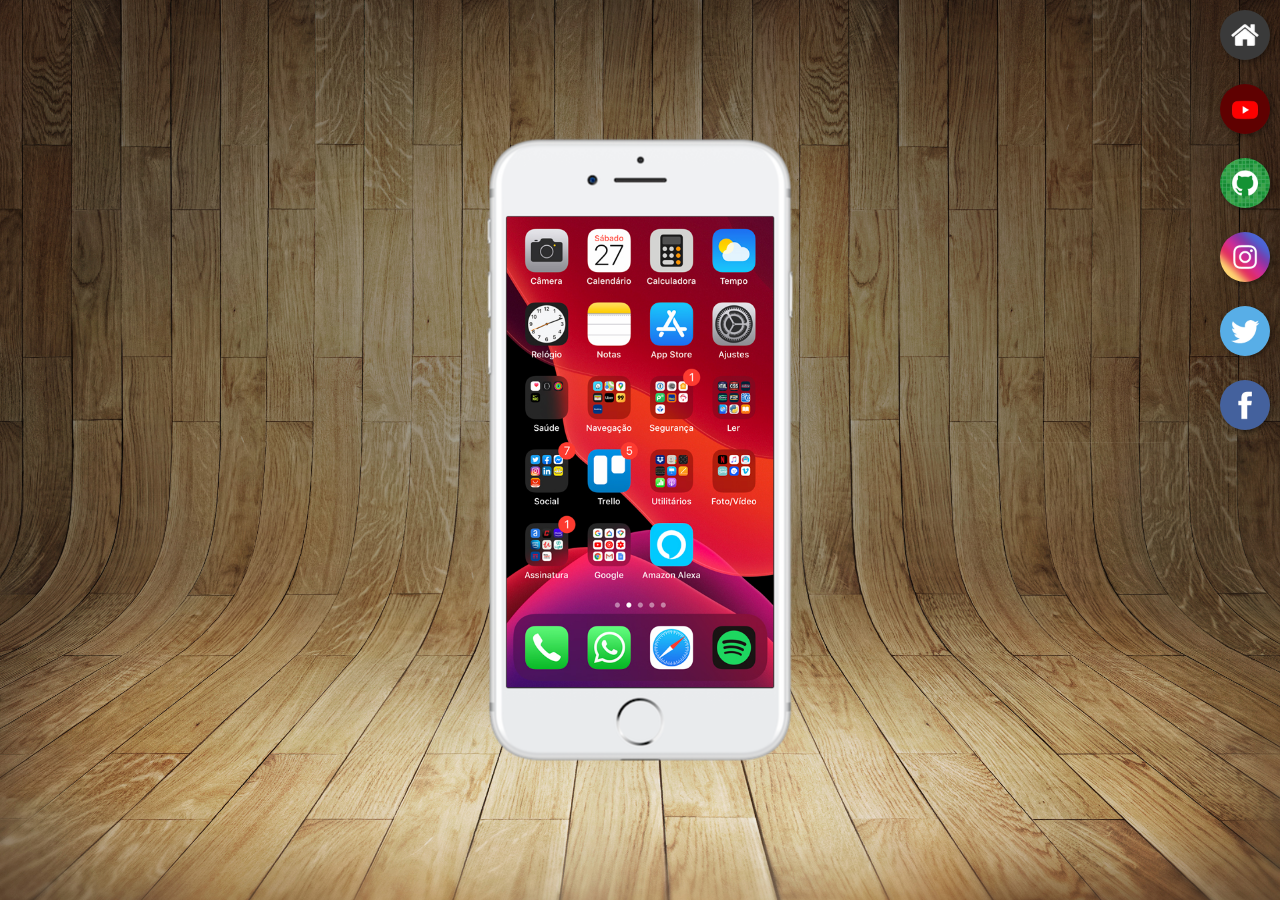
<file: projeto-social/index.html>
<!DOCTYPE html>
<html lang="pt-br">
<head>
    <meta charset="UTF-8">
    <meta name="viewport" content="width=device-width, initial-scale=1.0">
    <title>Document</title>
    <link rel="shortcut icon" href="imagens/favicon.ico" type="image/x-icon">
    <link rel="stylesheet" href="estilos/style.css">
</head>
<body>
    <main>
        <section id="telefone">

        <iframe src="home.html" frameborder="0" name="tela" id="tela"></iframe>

        </section>
        <section id="redes-sociais">
           <a href="home.html" target="tela"> <img src="imagens/imagens/logo-home.jpg" alt=""></a> <br>
           <a href="youtube.html" target="tela"> <img src="imagens/imagens/logo-youtube.jpg" alt=""></a> <br>
           <a href="github.html" target="tela"> <img src="imagens/imagens/logo-github.jpg" alt=""></a> <br>
           <a href="instagram.html" target="tela"> <img src="imagens/imagens/logo-instagram.jpg" alt=""></a> <br>
           <a href="twitter.html" target="tela"> <img src="imagens/imagens/logo-twitter.jpg" alt=""></a> <br>
           <a href="facebook.html" target="tela"> <img src="imagens/imagens/logo-facebook.jpg" alt=""></a>
        </section>
    </main>
</body>
</html>
</file>
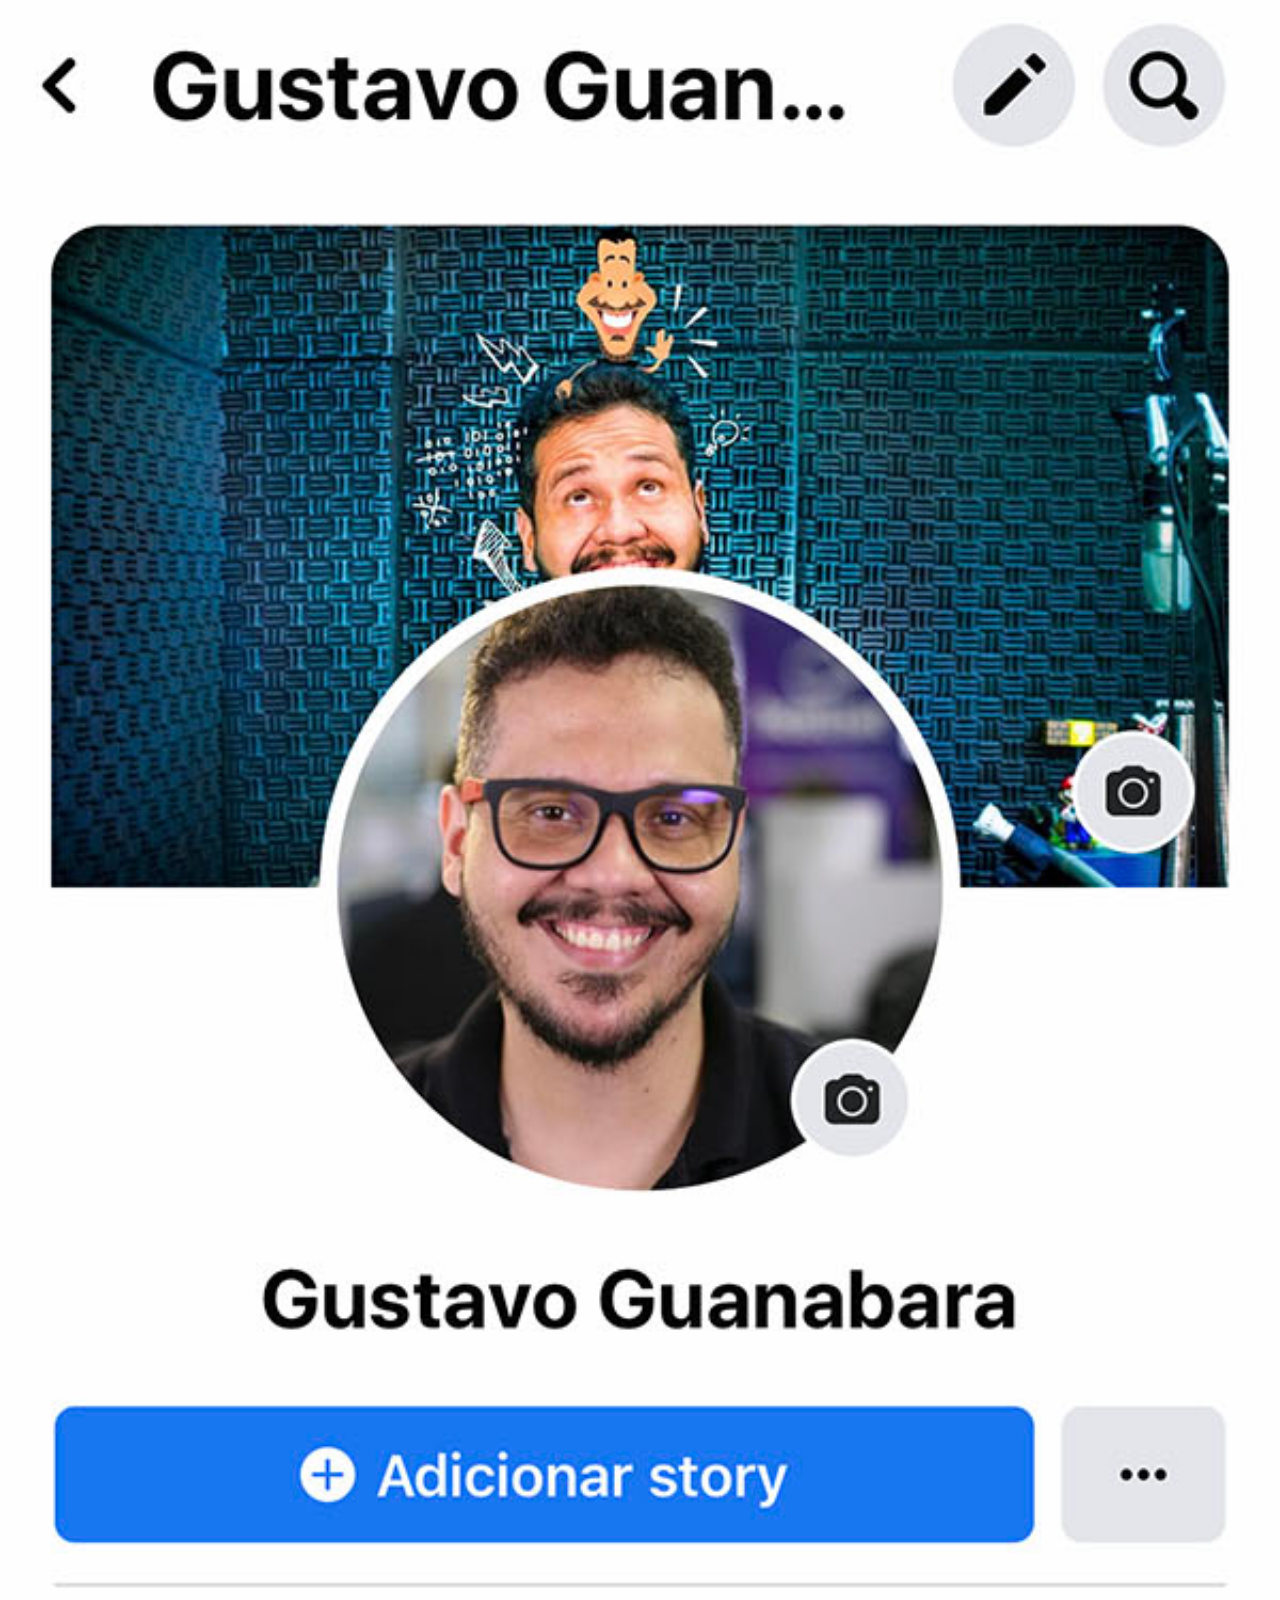
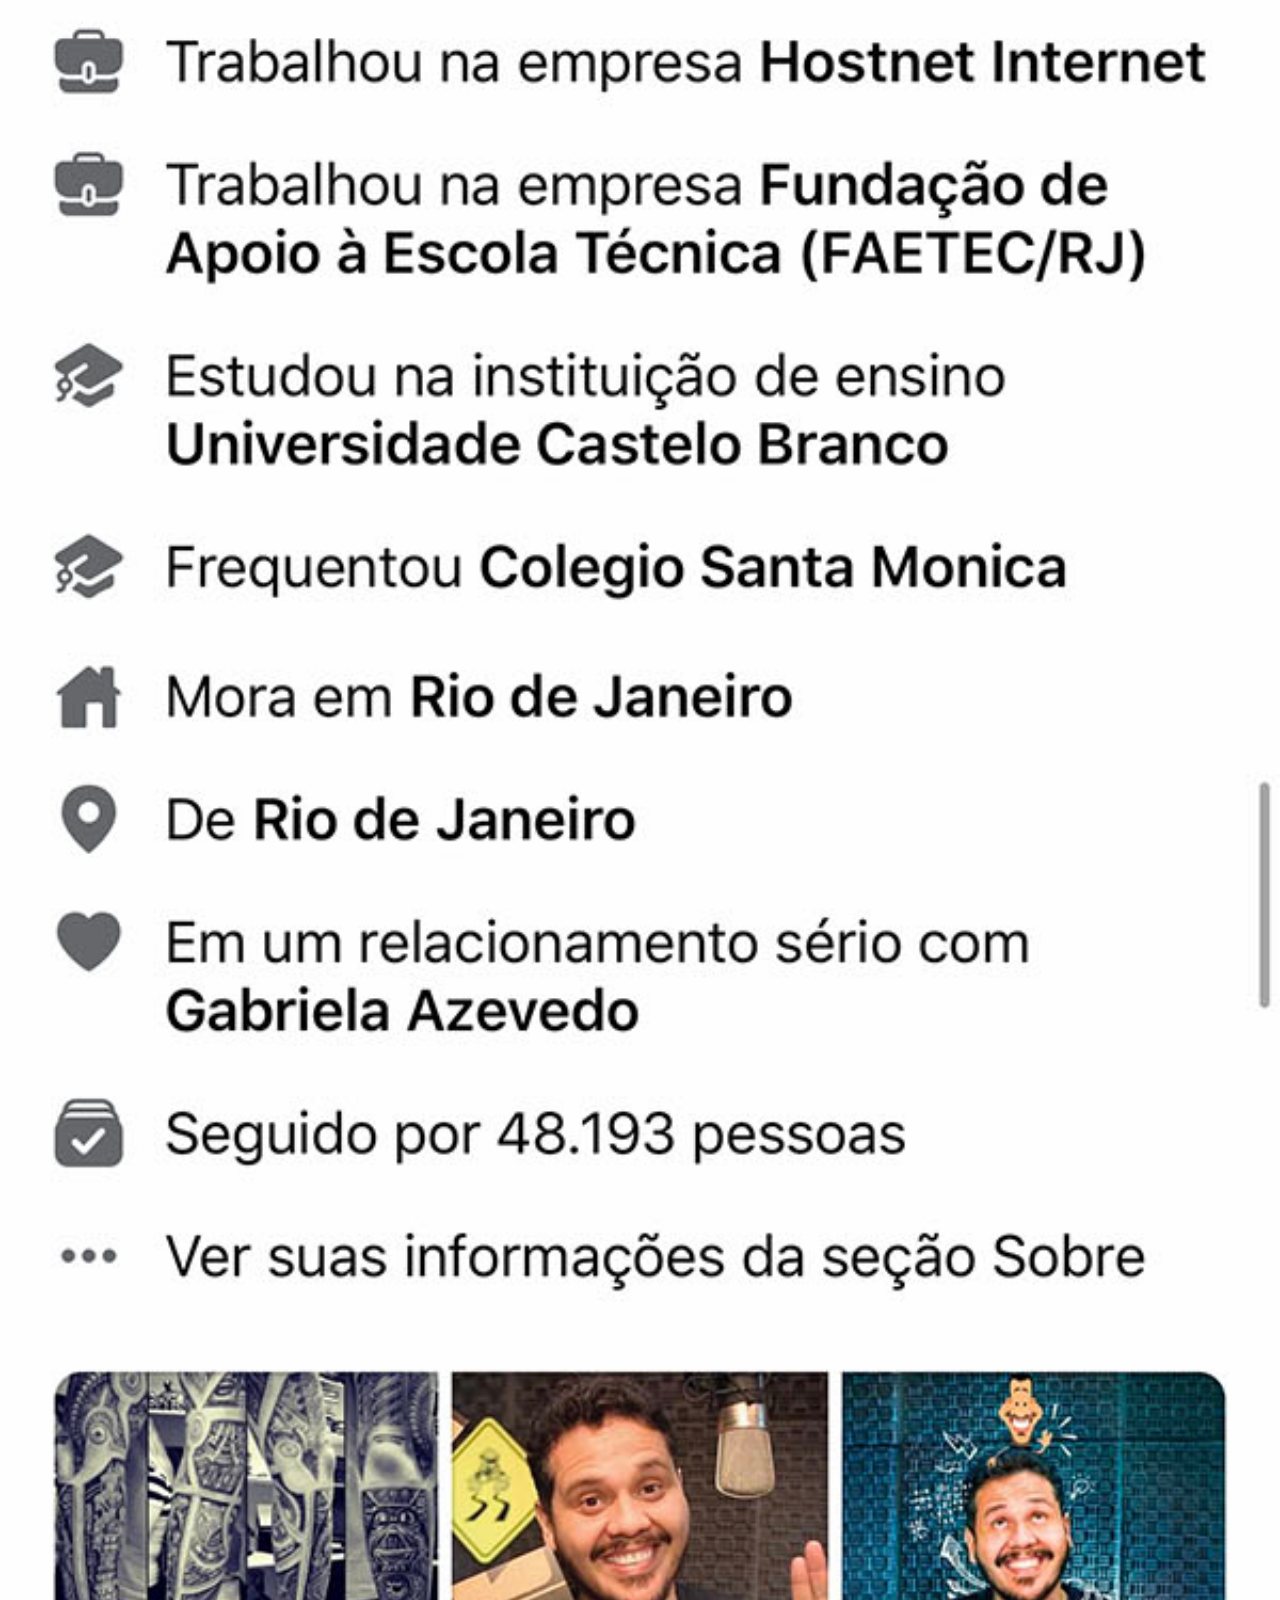
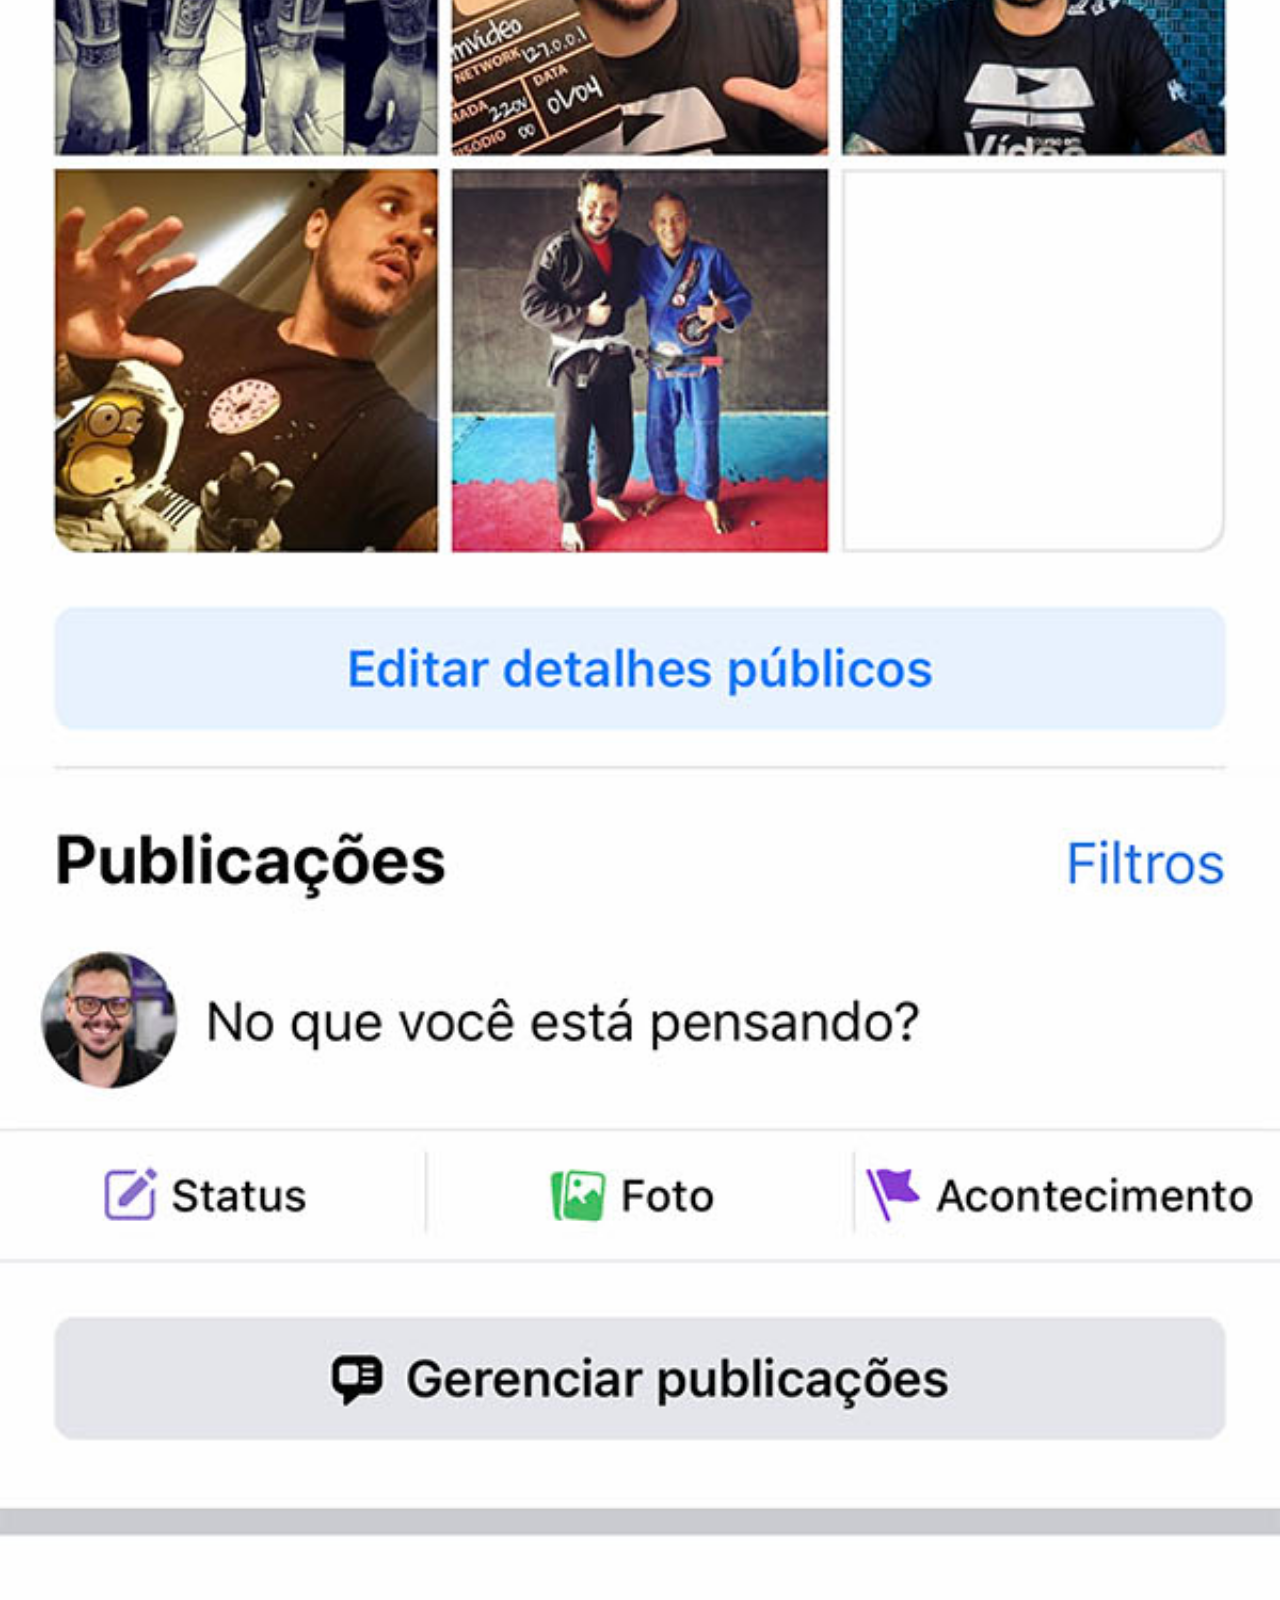
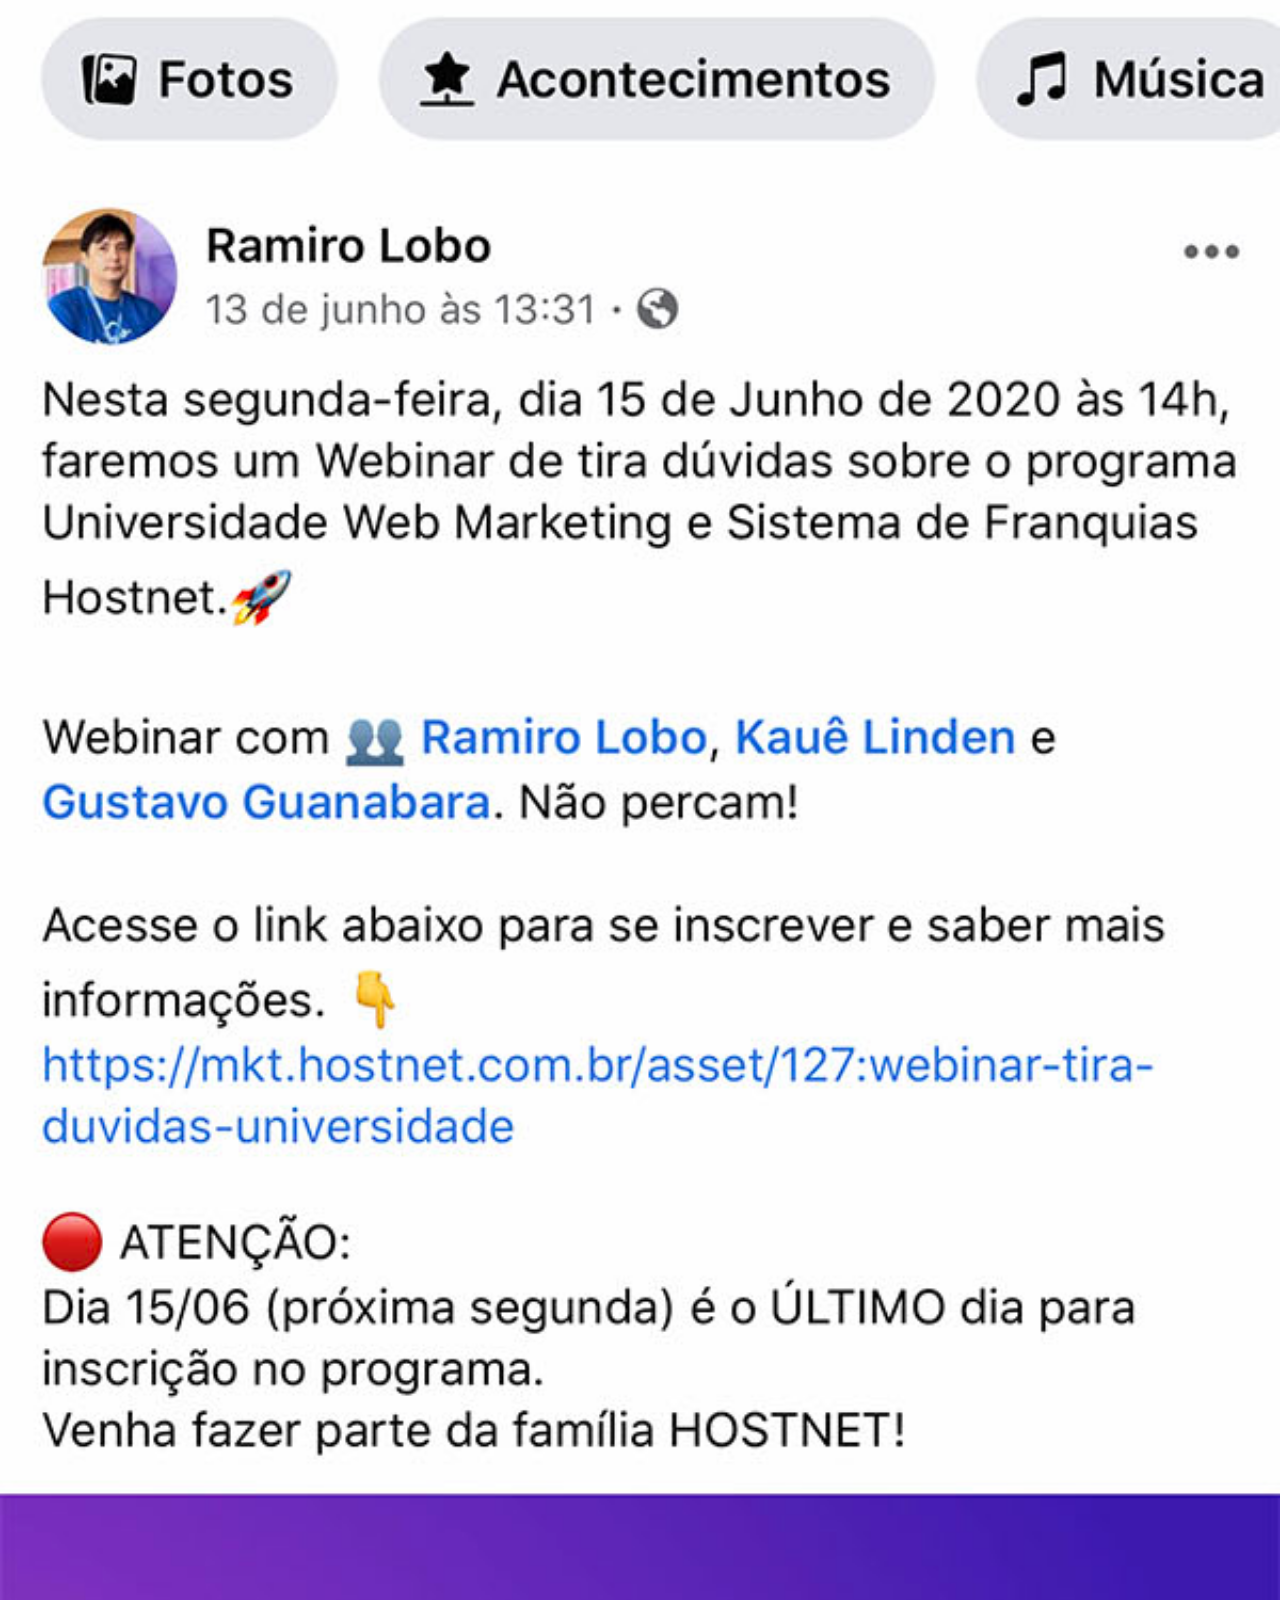
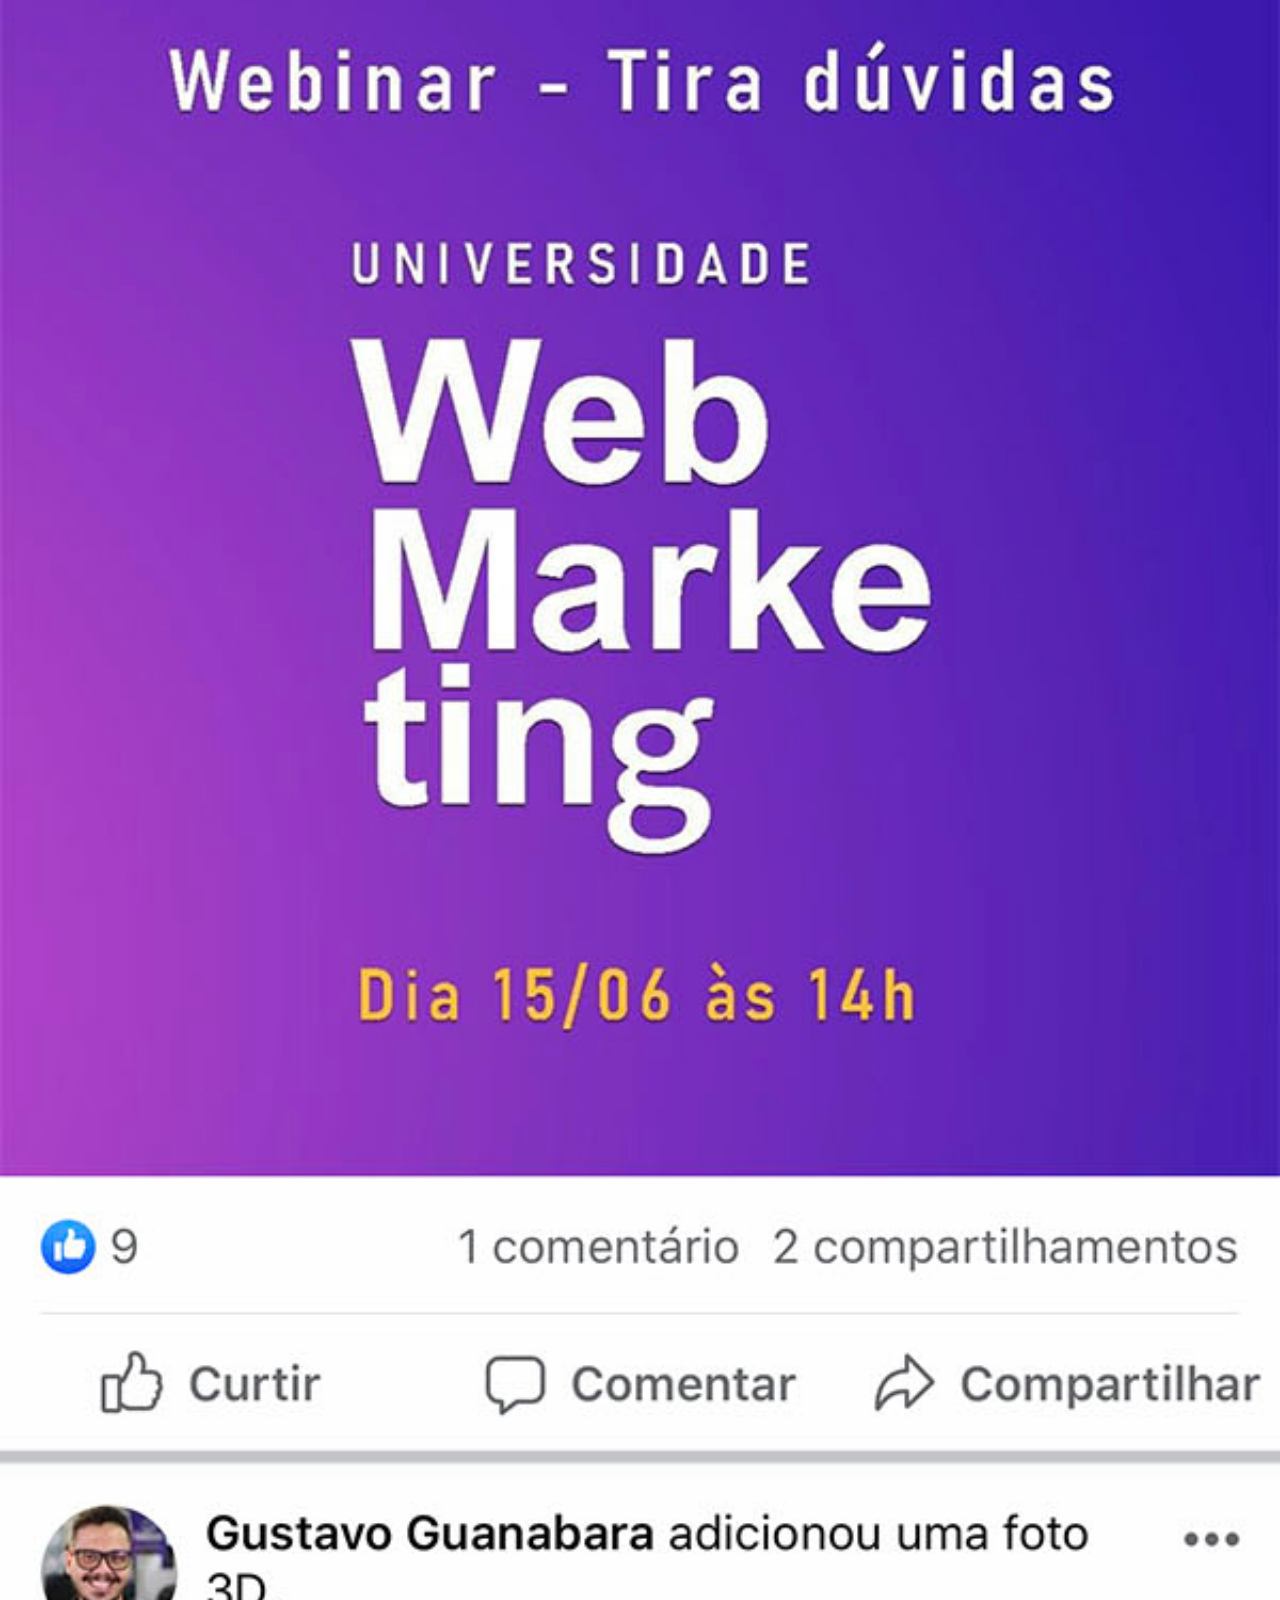
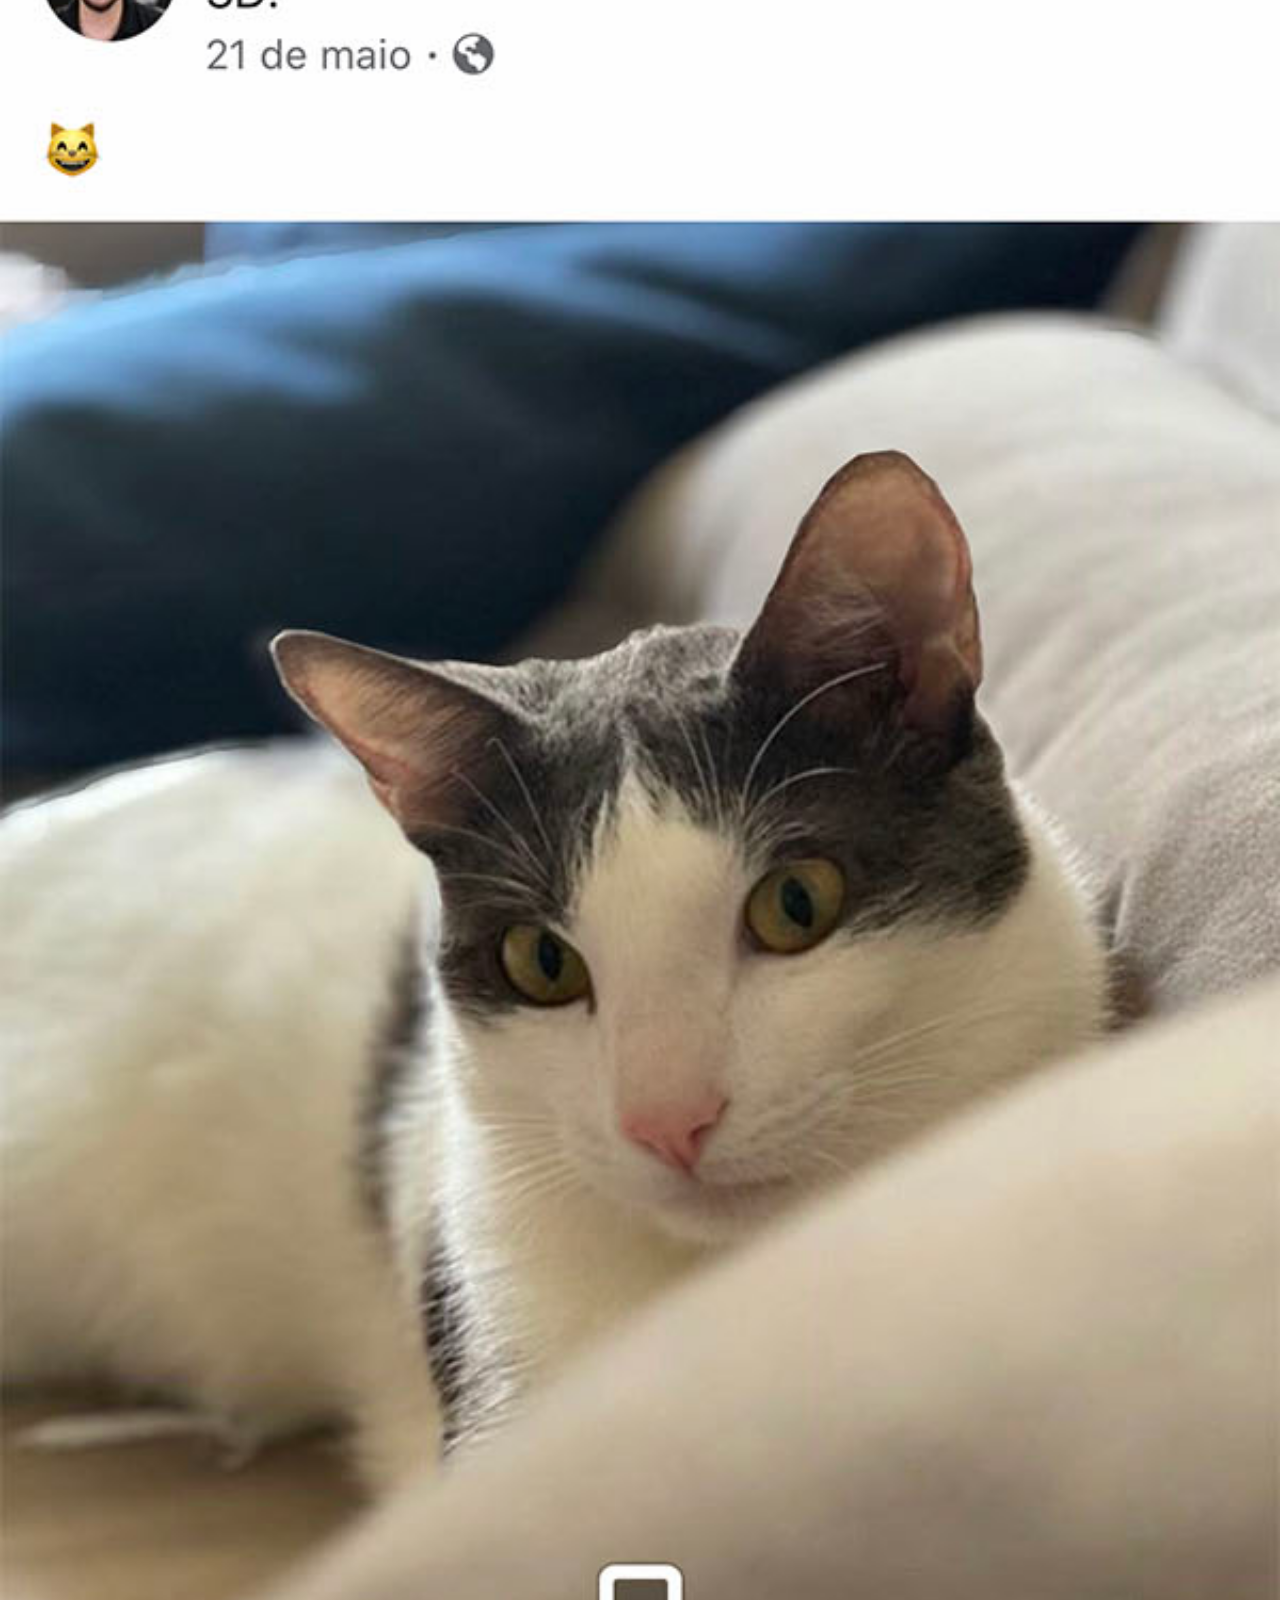
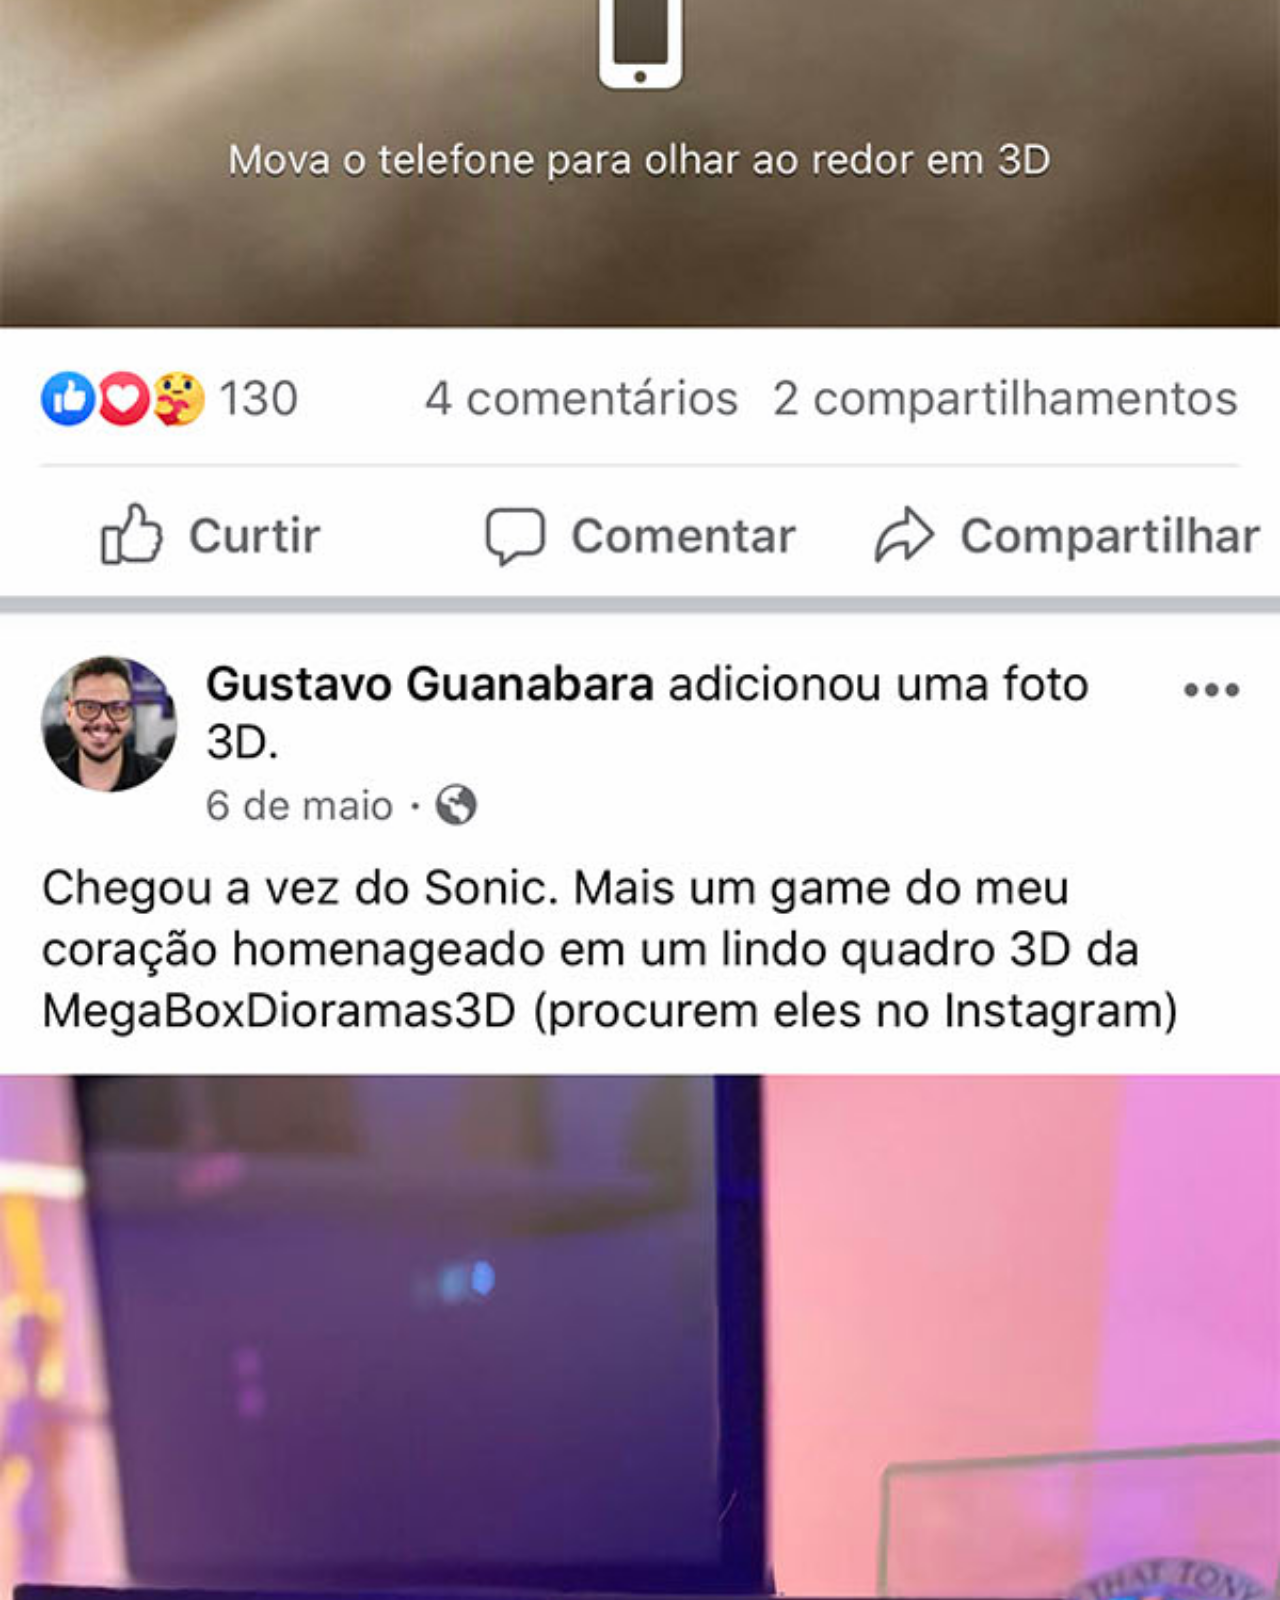
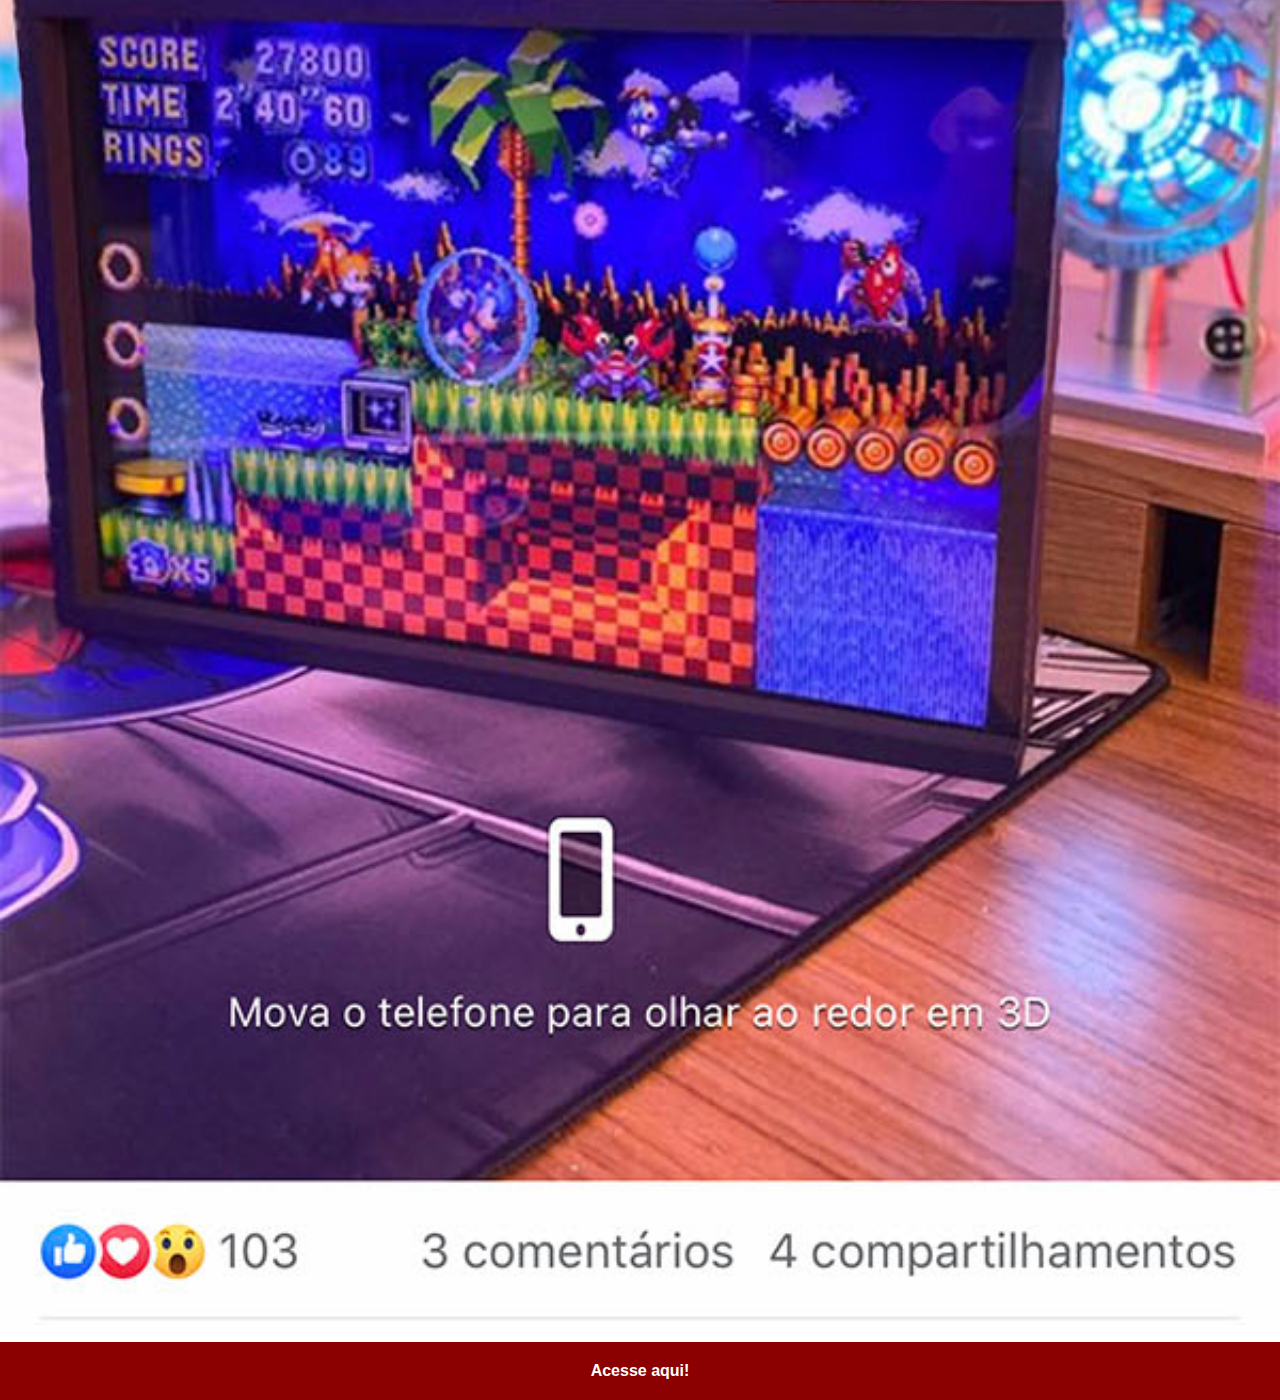
<file: projeto-social/facebook.html>
<!DOCTYPE html>
<html lang="pt-br">
<head>
    <meta charset="UTF-8">
    <meta name="viewport" content="width=device-width, initial-scale=1.0">
    <title>Document</title>
    <link rel="stylesheet" href="estilos/social.css">
</head>
<body>
    <img src="imagens/imagens/tela-facebook.jpg" alt="Facebook">
    <a href="https://www.facebook.com/gustavoguanabara/?locale=pt_BR" target="_blank">Acesse aqui!</a>
</body>
</html>
</file>
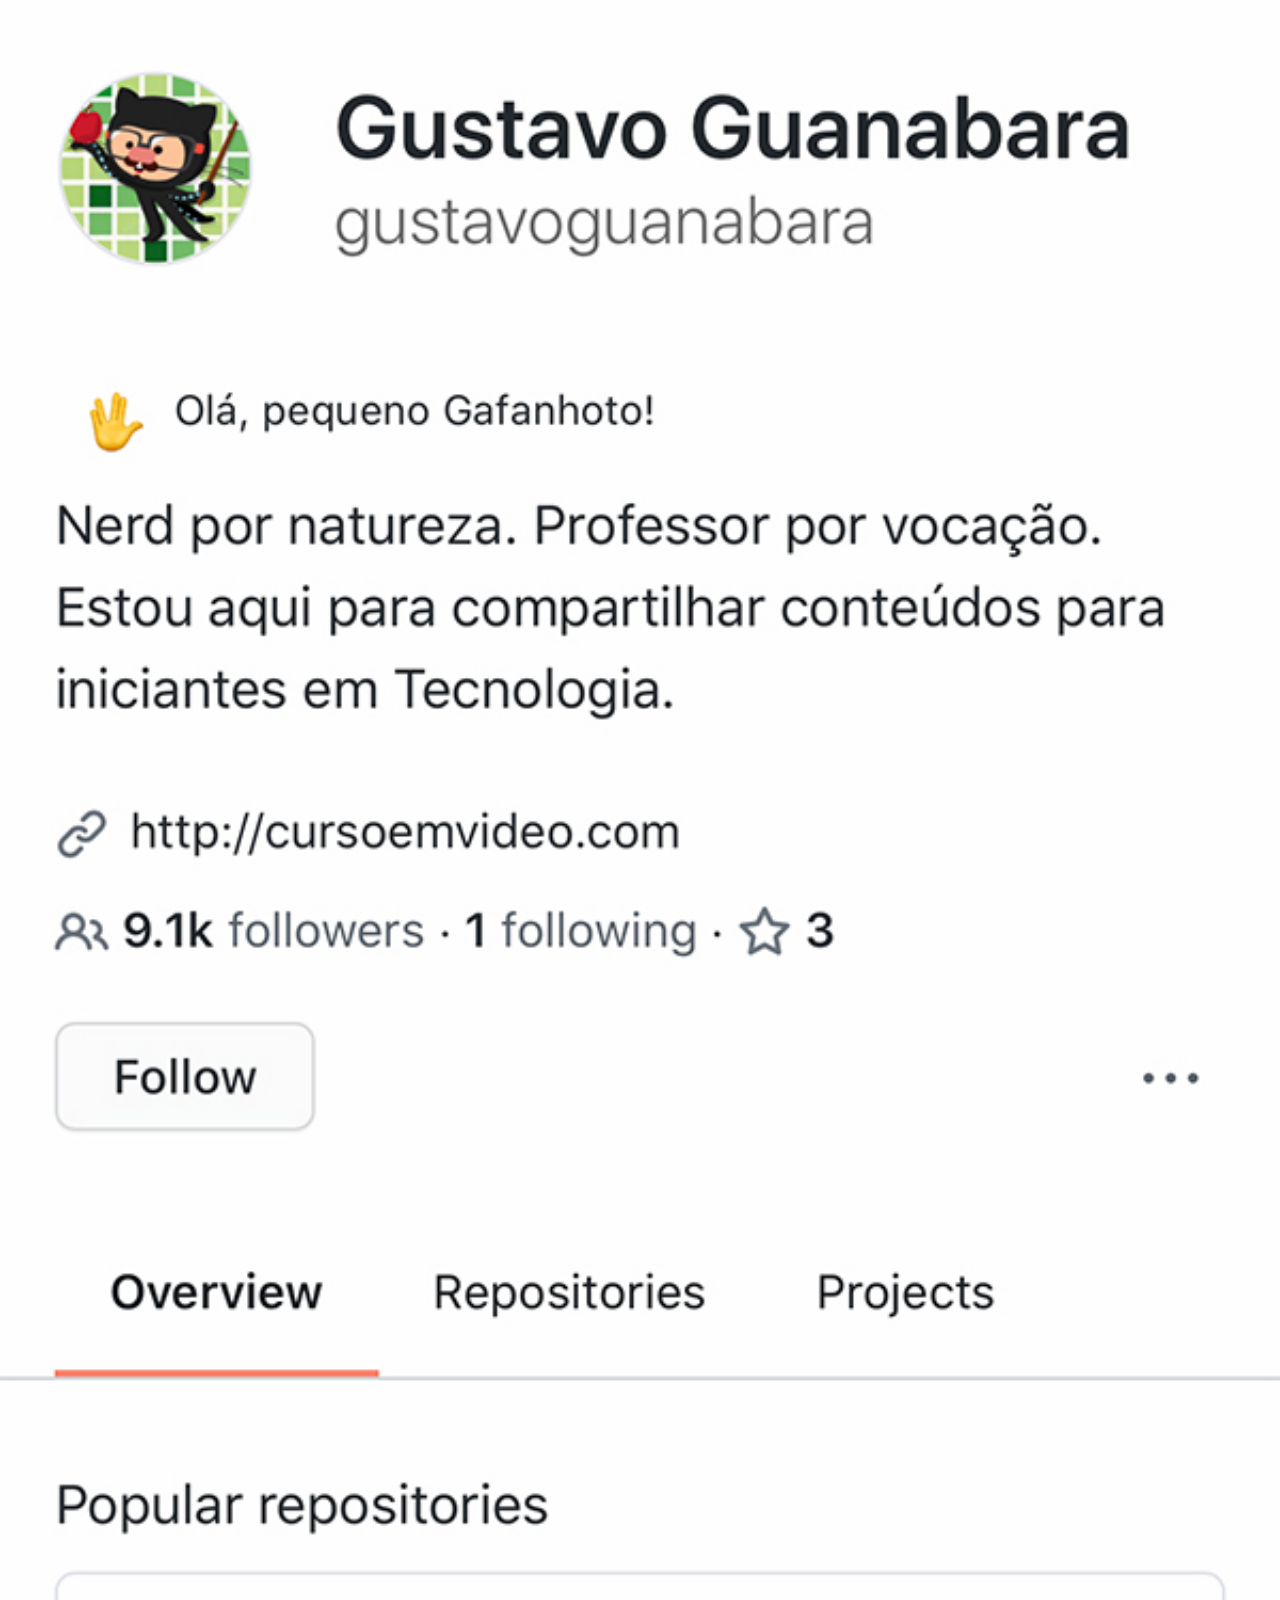
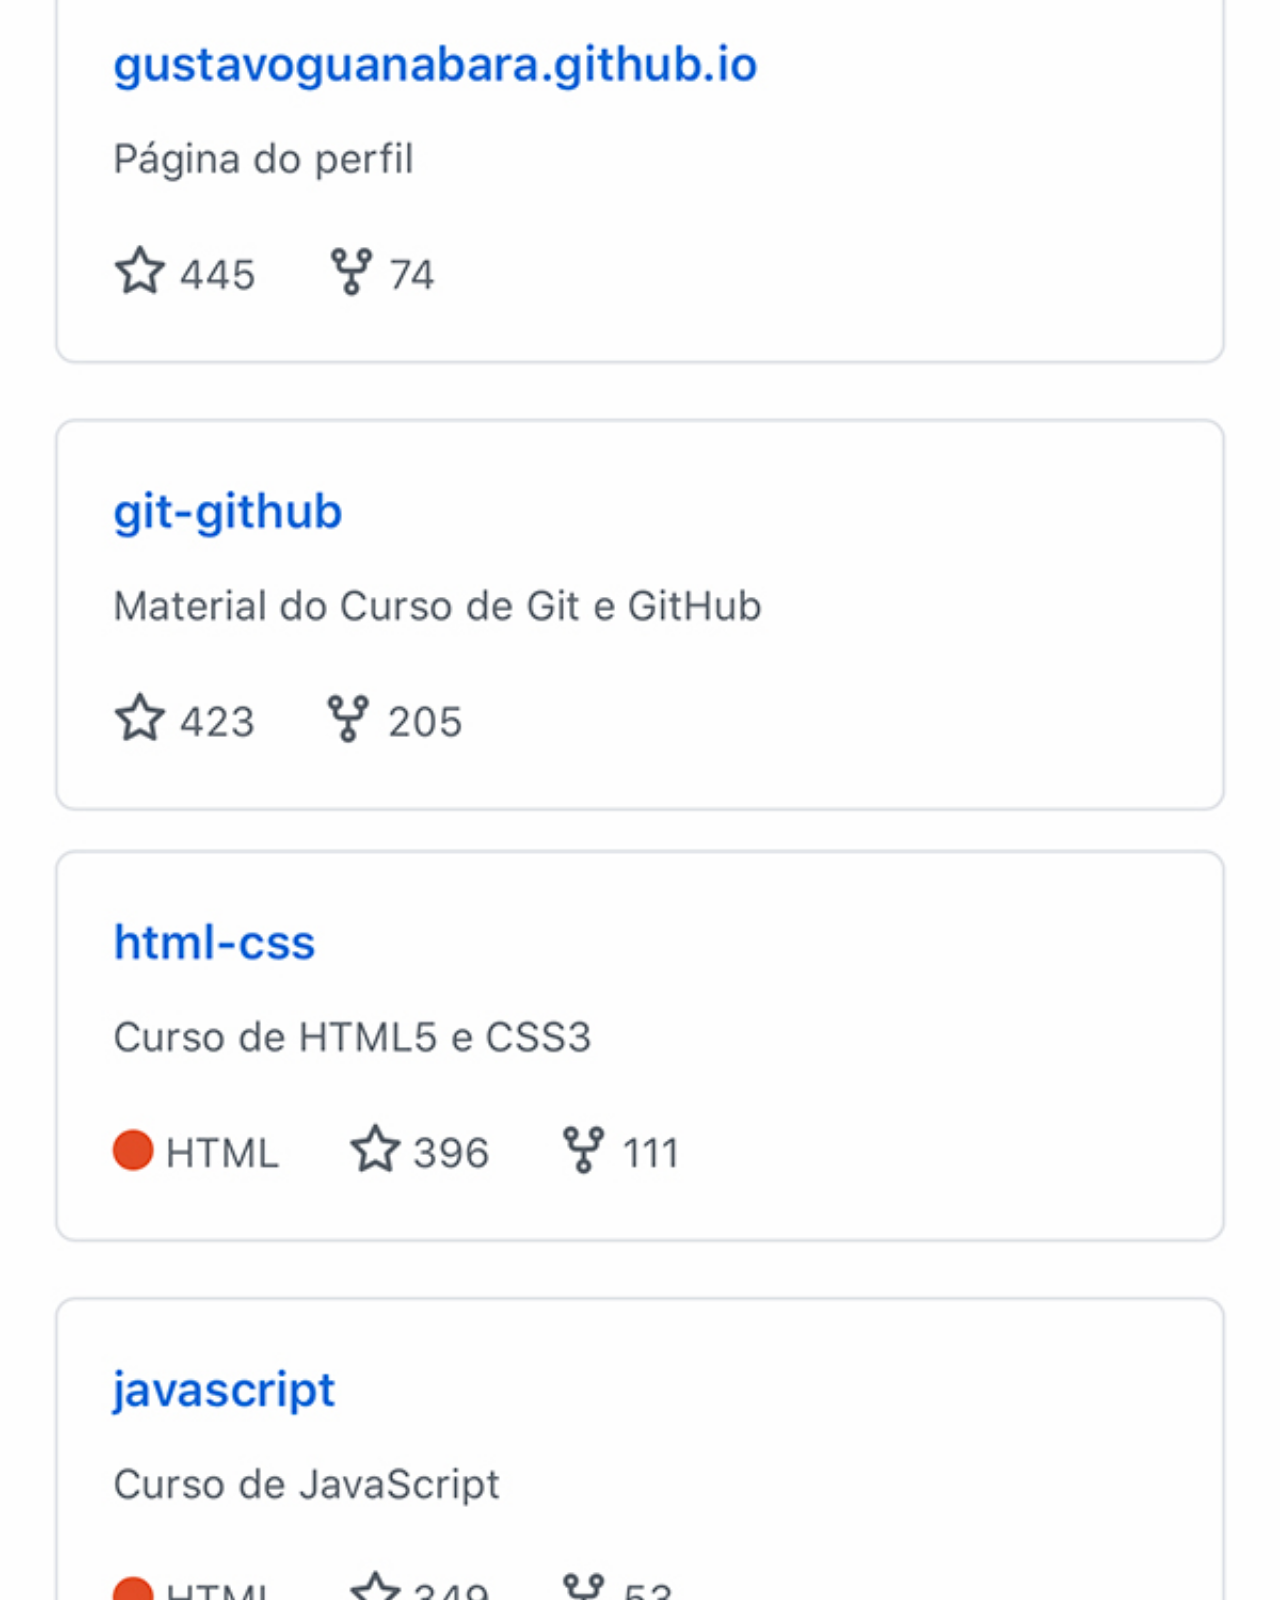
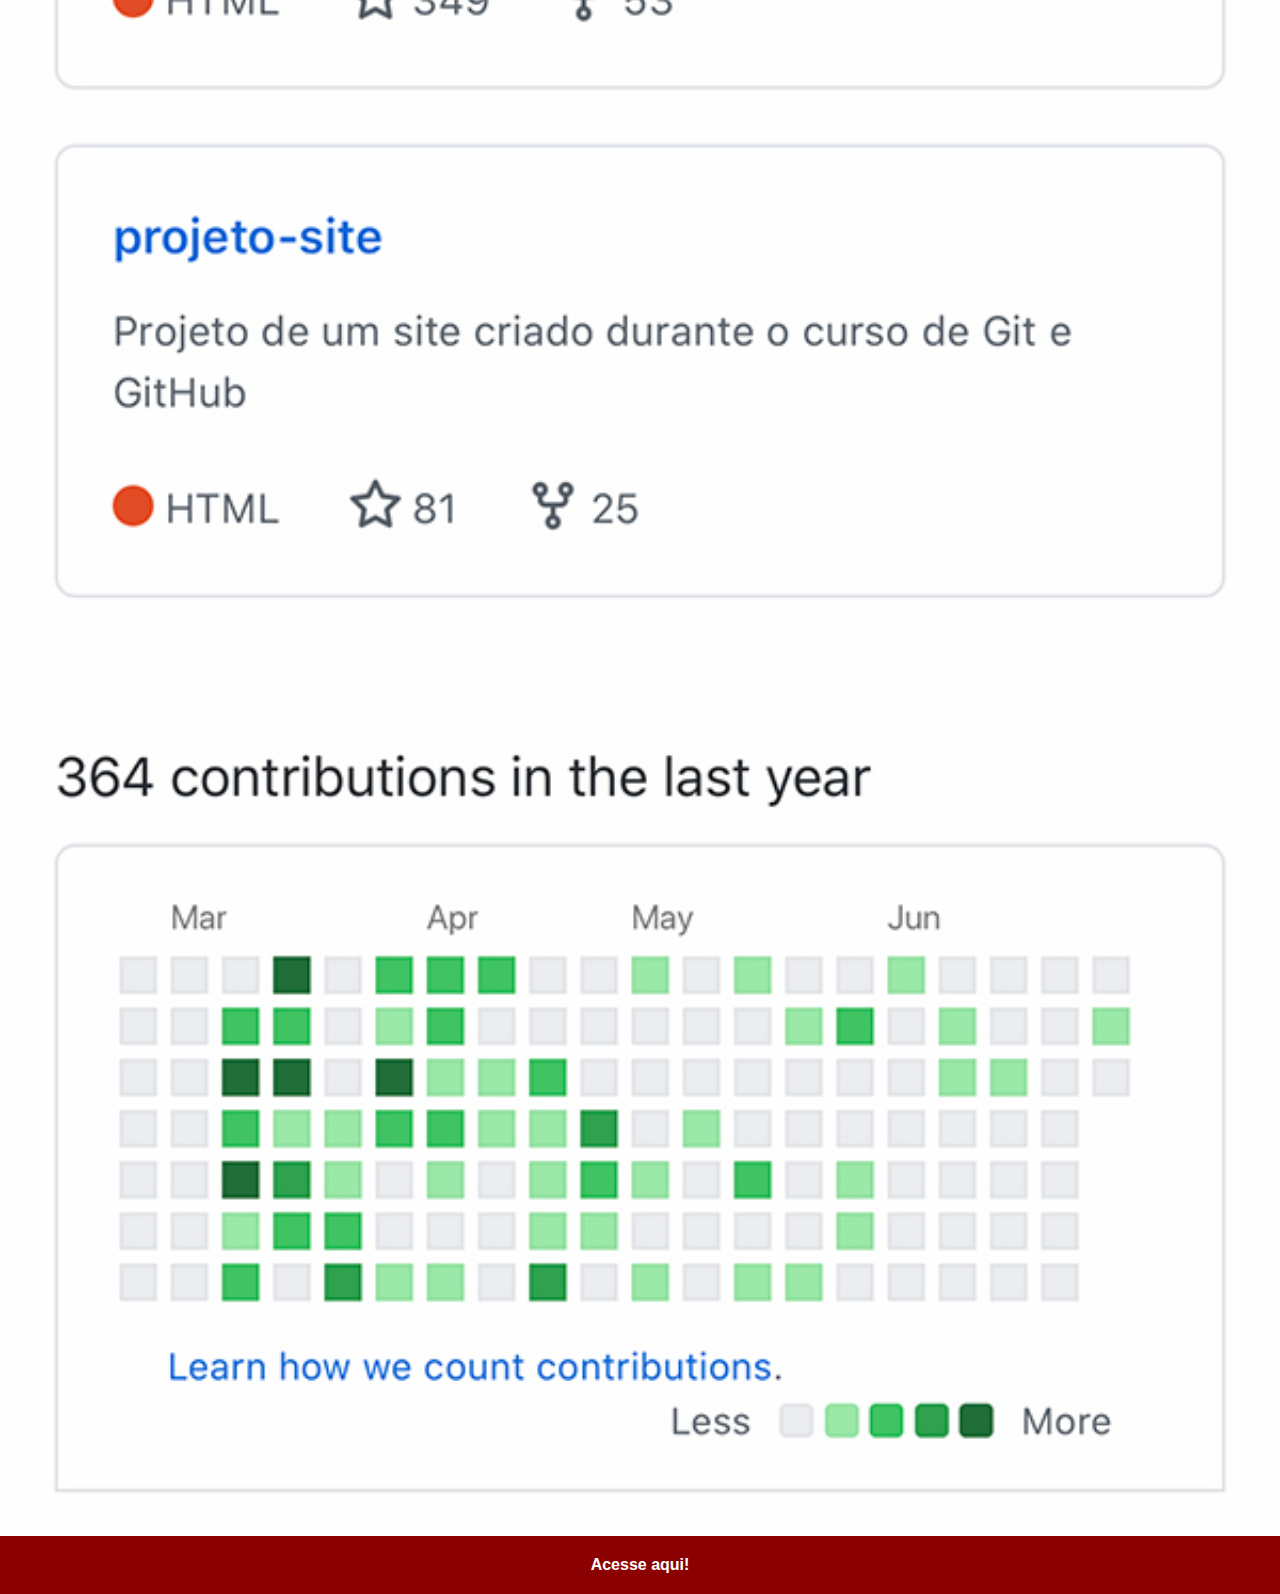
<file: projeto-social/github.html>
<!DOCTYPE html>
<html lang="pt-br">
<head>
    <meta charset="UTF-8">
    <meta name="viewport" content="width=device-width, initial-scale=1.0">
    <title>Github</title>
    <link rel="stylesheet" href="estilos/social.css">
</head>
<body>
    <img src="imagens/imagens/tela-github.jpg" alt="Github">
    <a href="https://gustavoguanabara.github.io/" target="_blank">Acesse aqui!</a>
</body>
</html>
</file>
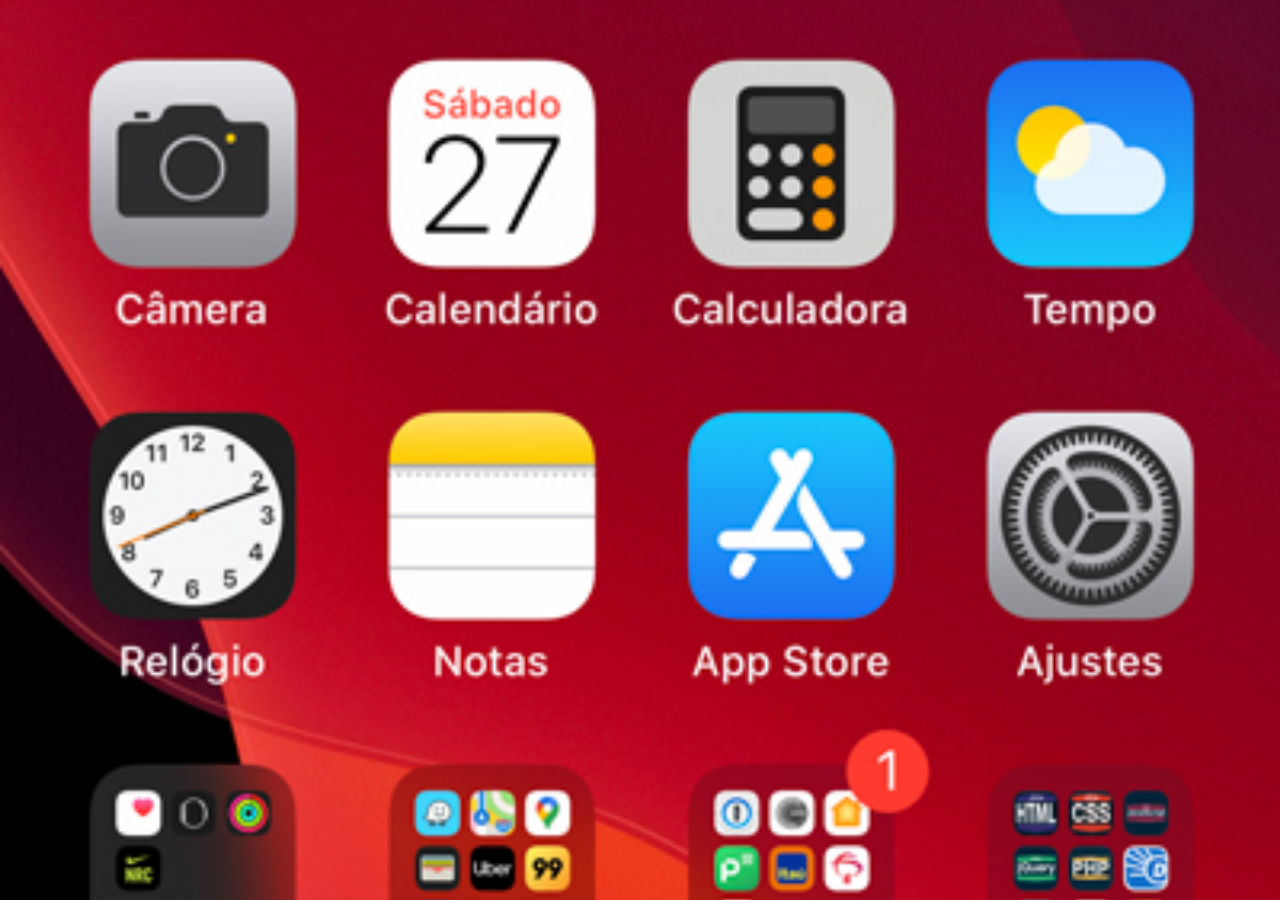
<file: projeto-social/home.html>
<!DOCTYPE html>
<html lang="pt-br">
<head>
    <meta charset="UTF-8">
    <meta name="viewport" content="width=device-width, initial-scale=1.0">
    <title>Document</title>
    <style>
        *{
            margin: 0px;
            padding: 0px;
        }
        body{
            width: 100vw;
            height: 100vh;
            background: black url(imagens/imagens/tela-home.jpg) no-repeat top center;
            background-size: cover;
        }
    </style>
</head>
<body>
    
</body>
</html>
</file>
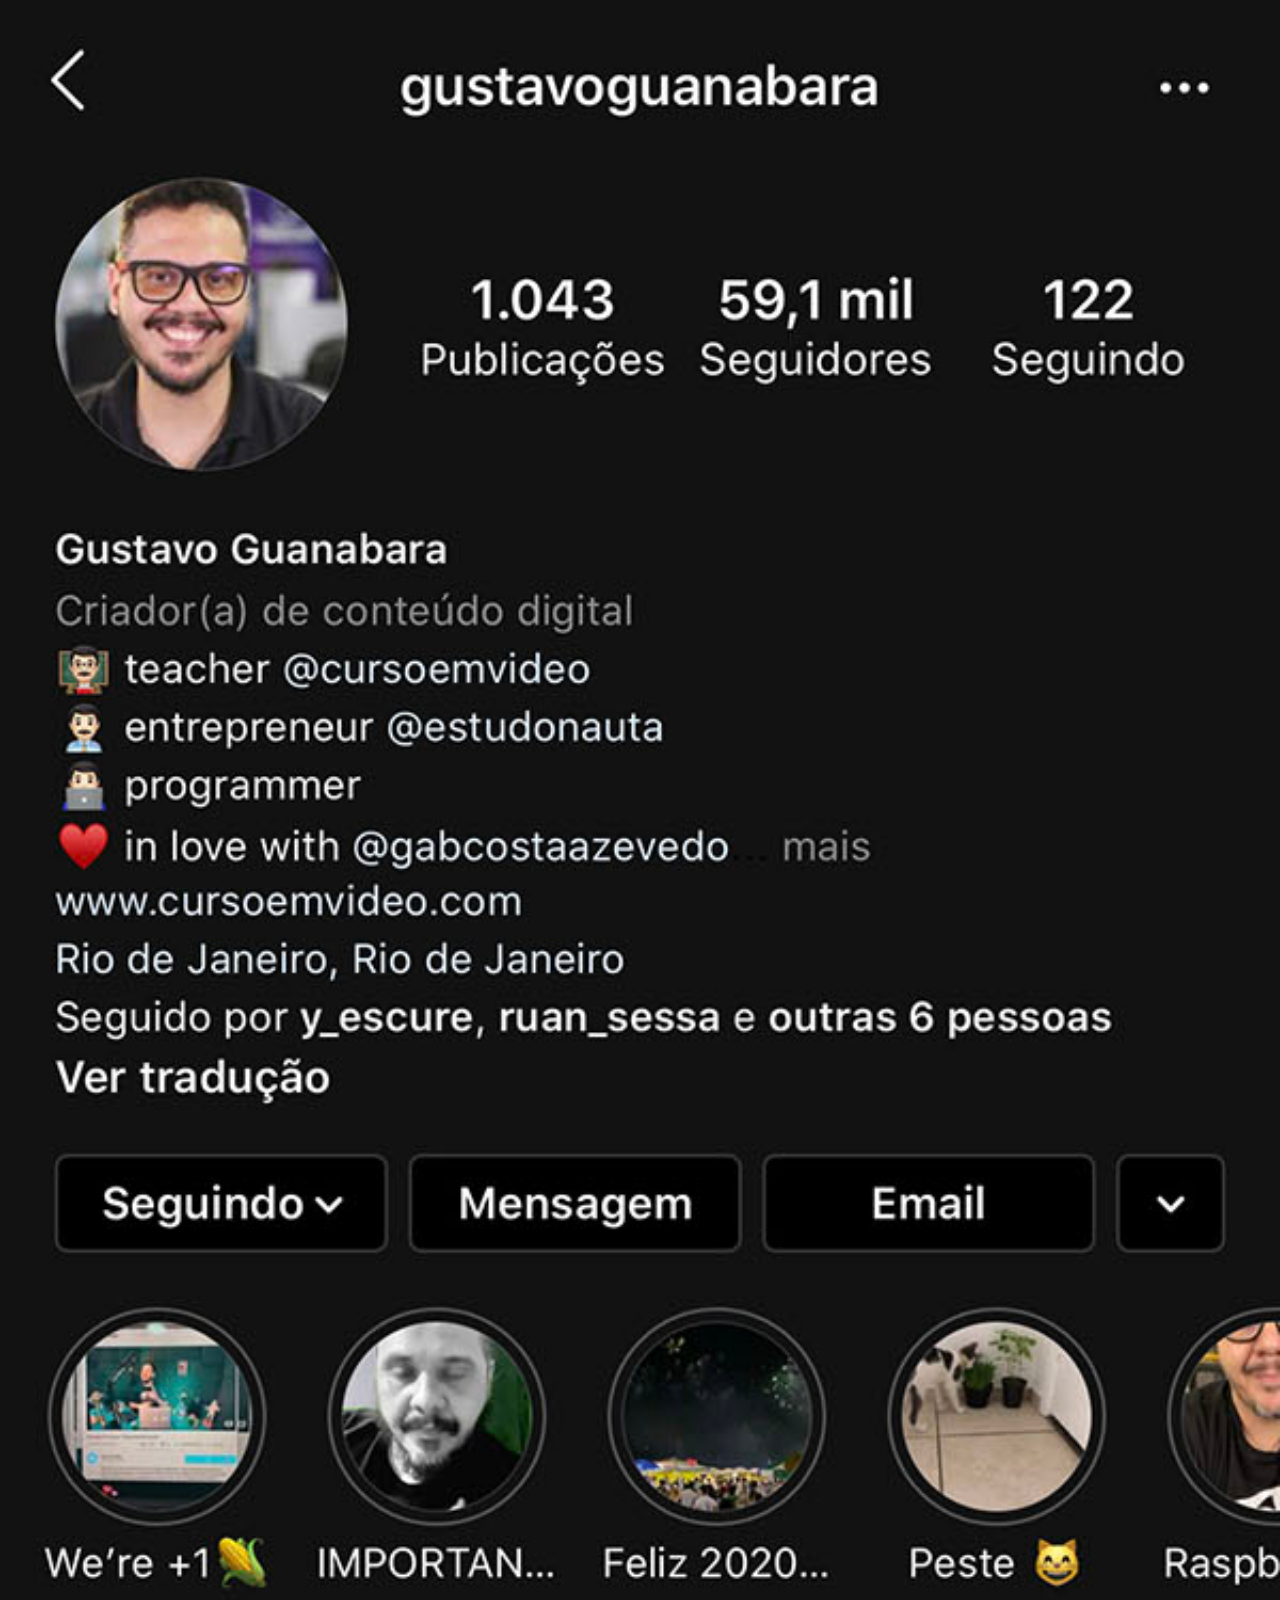
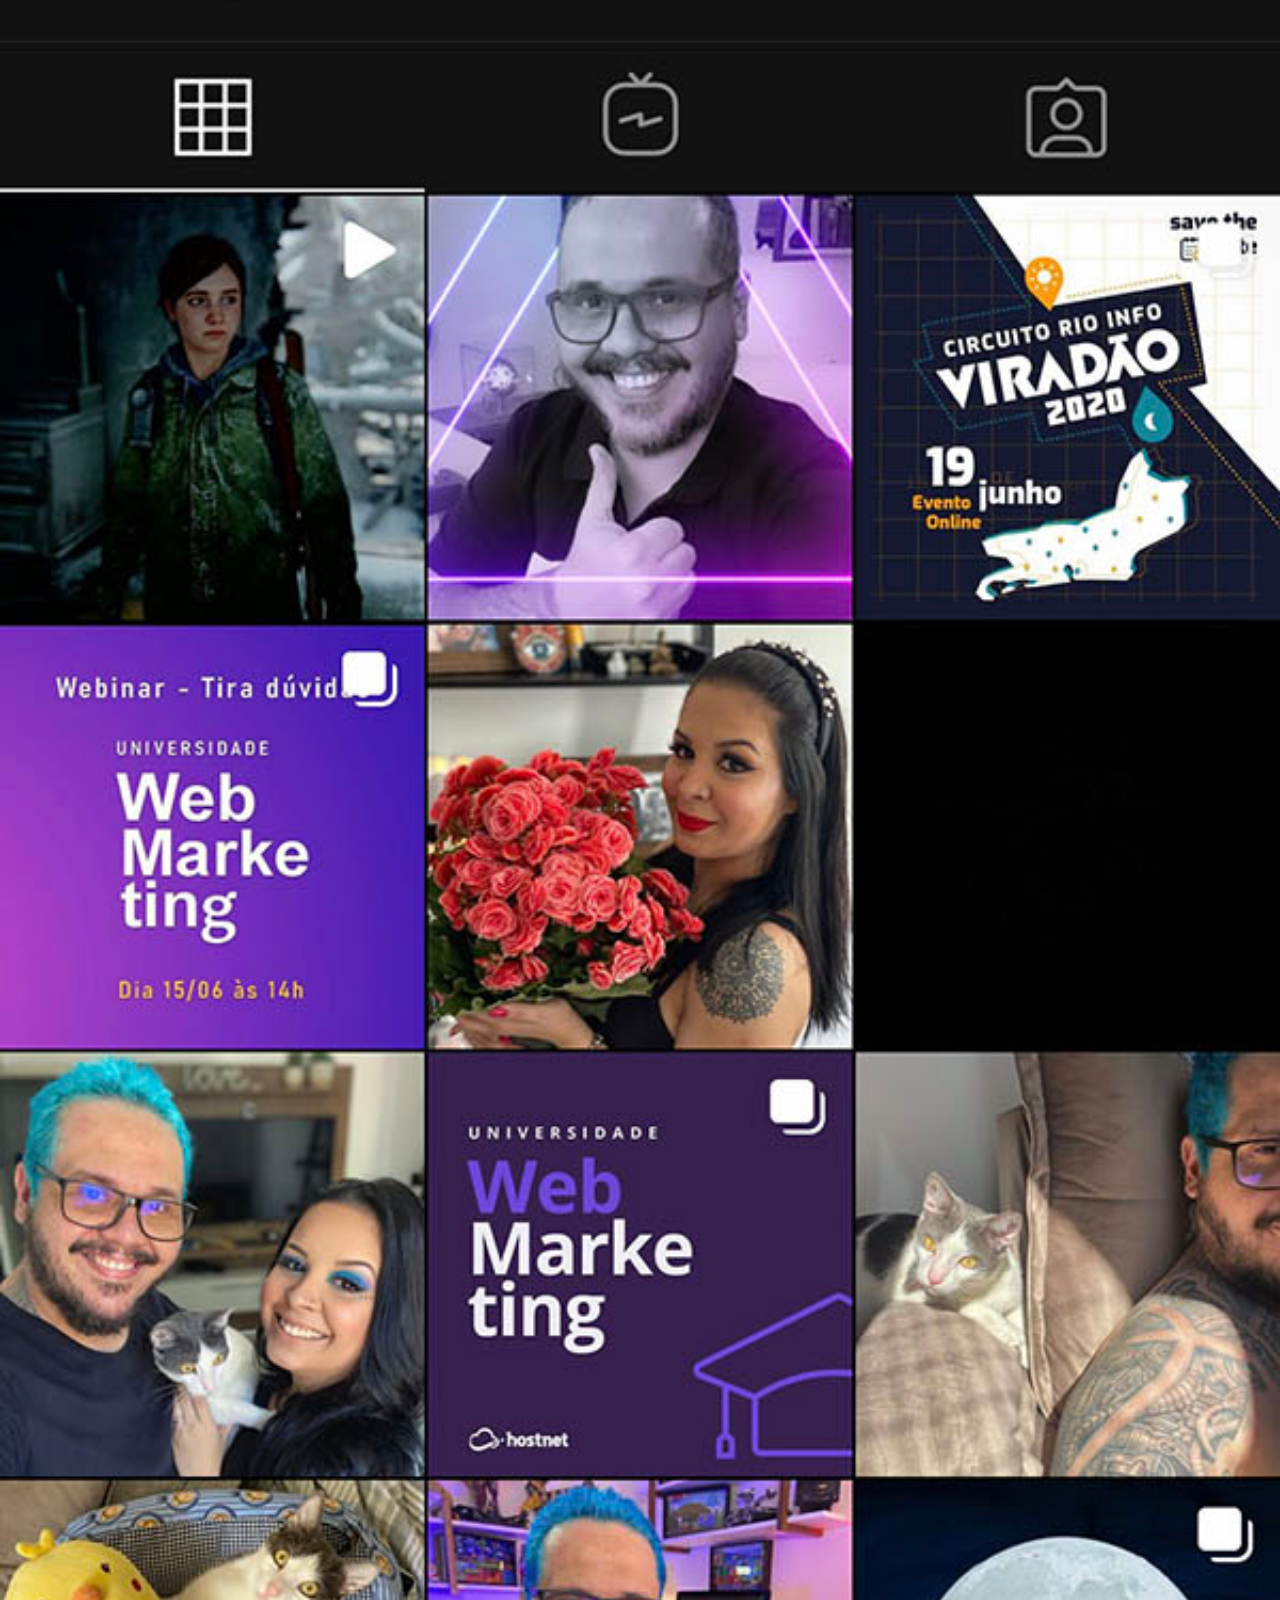
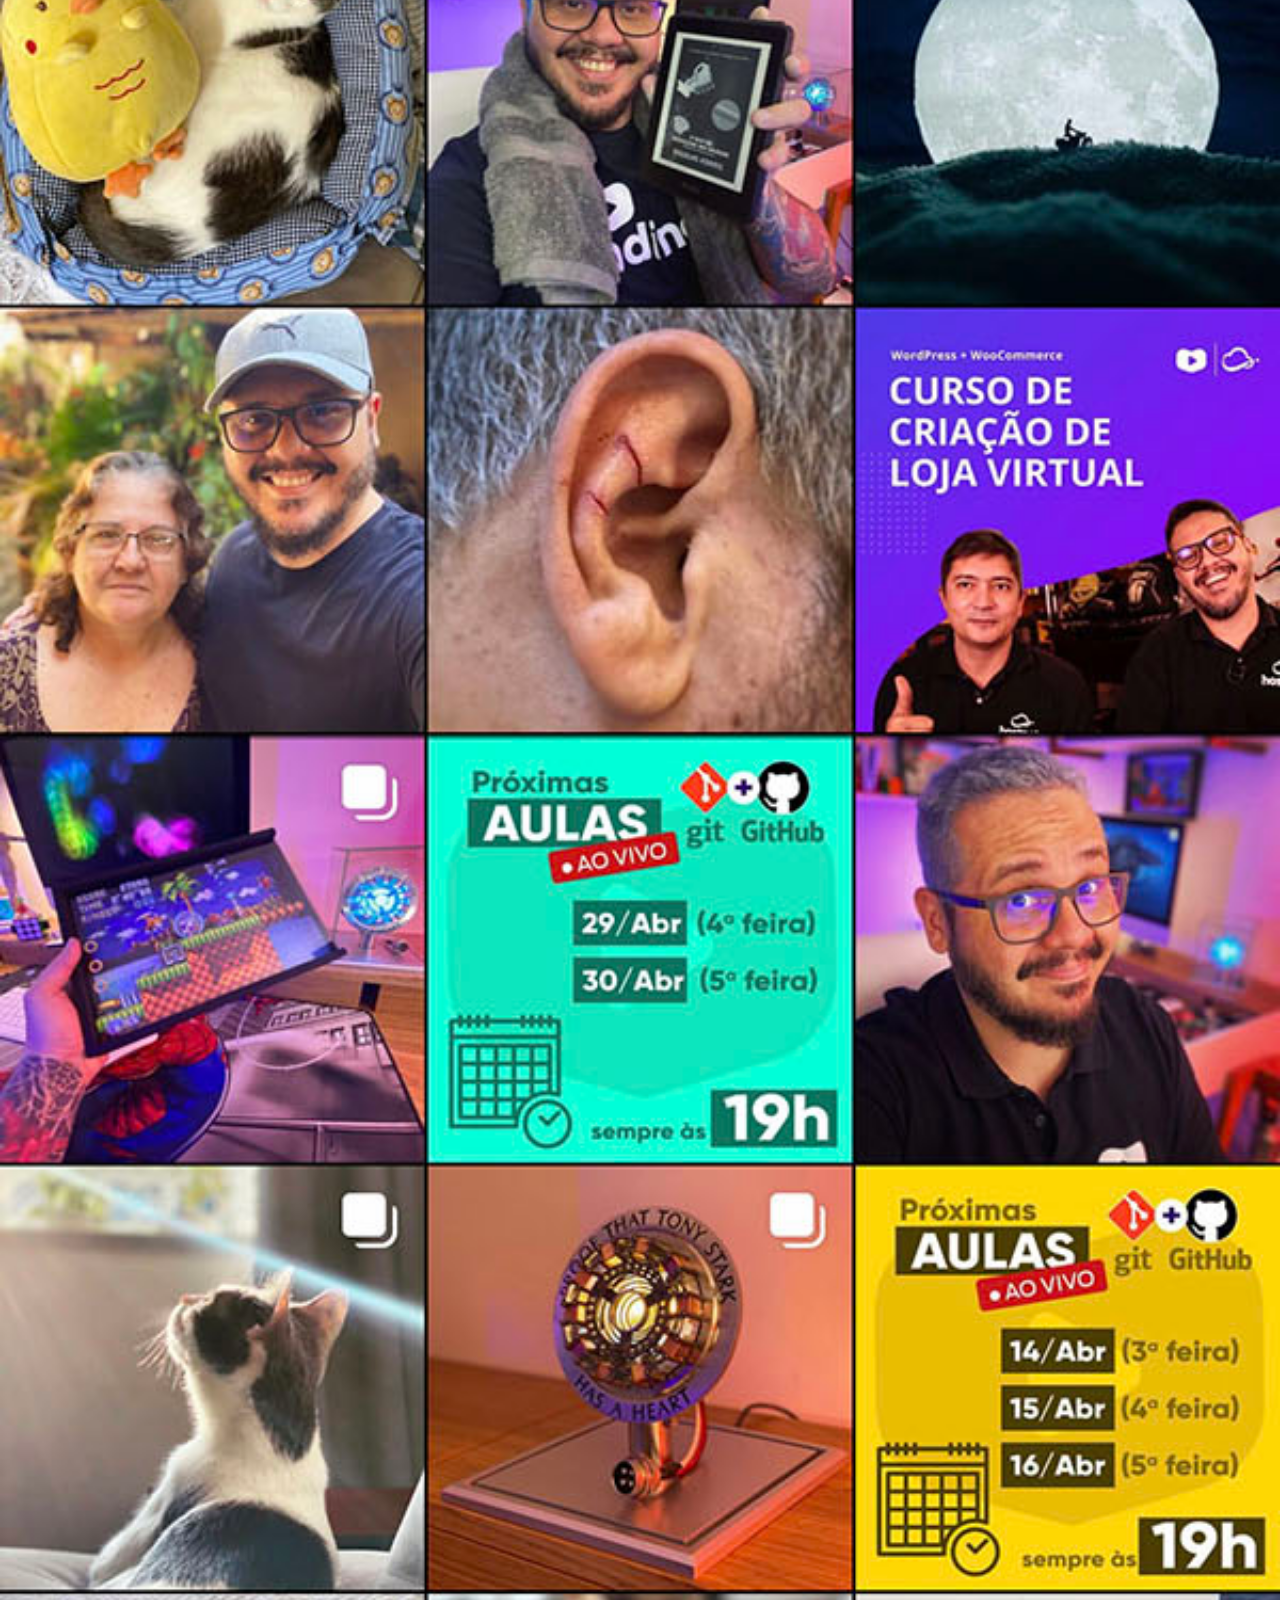
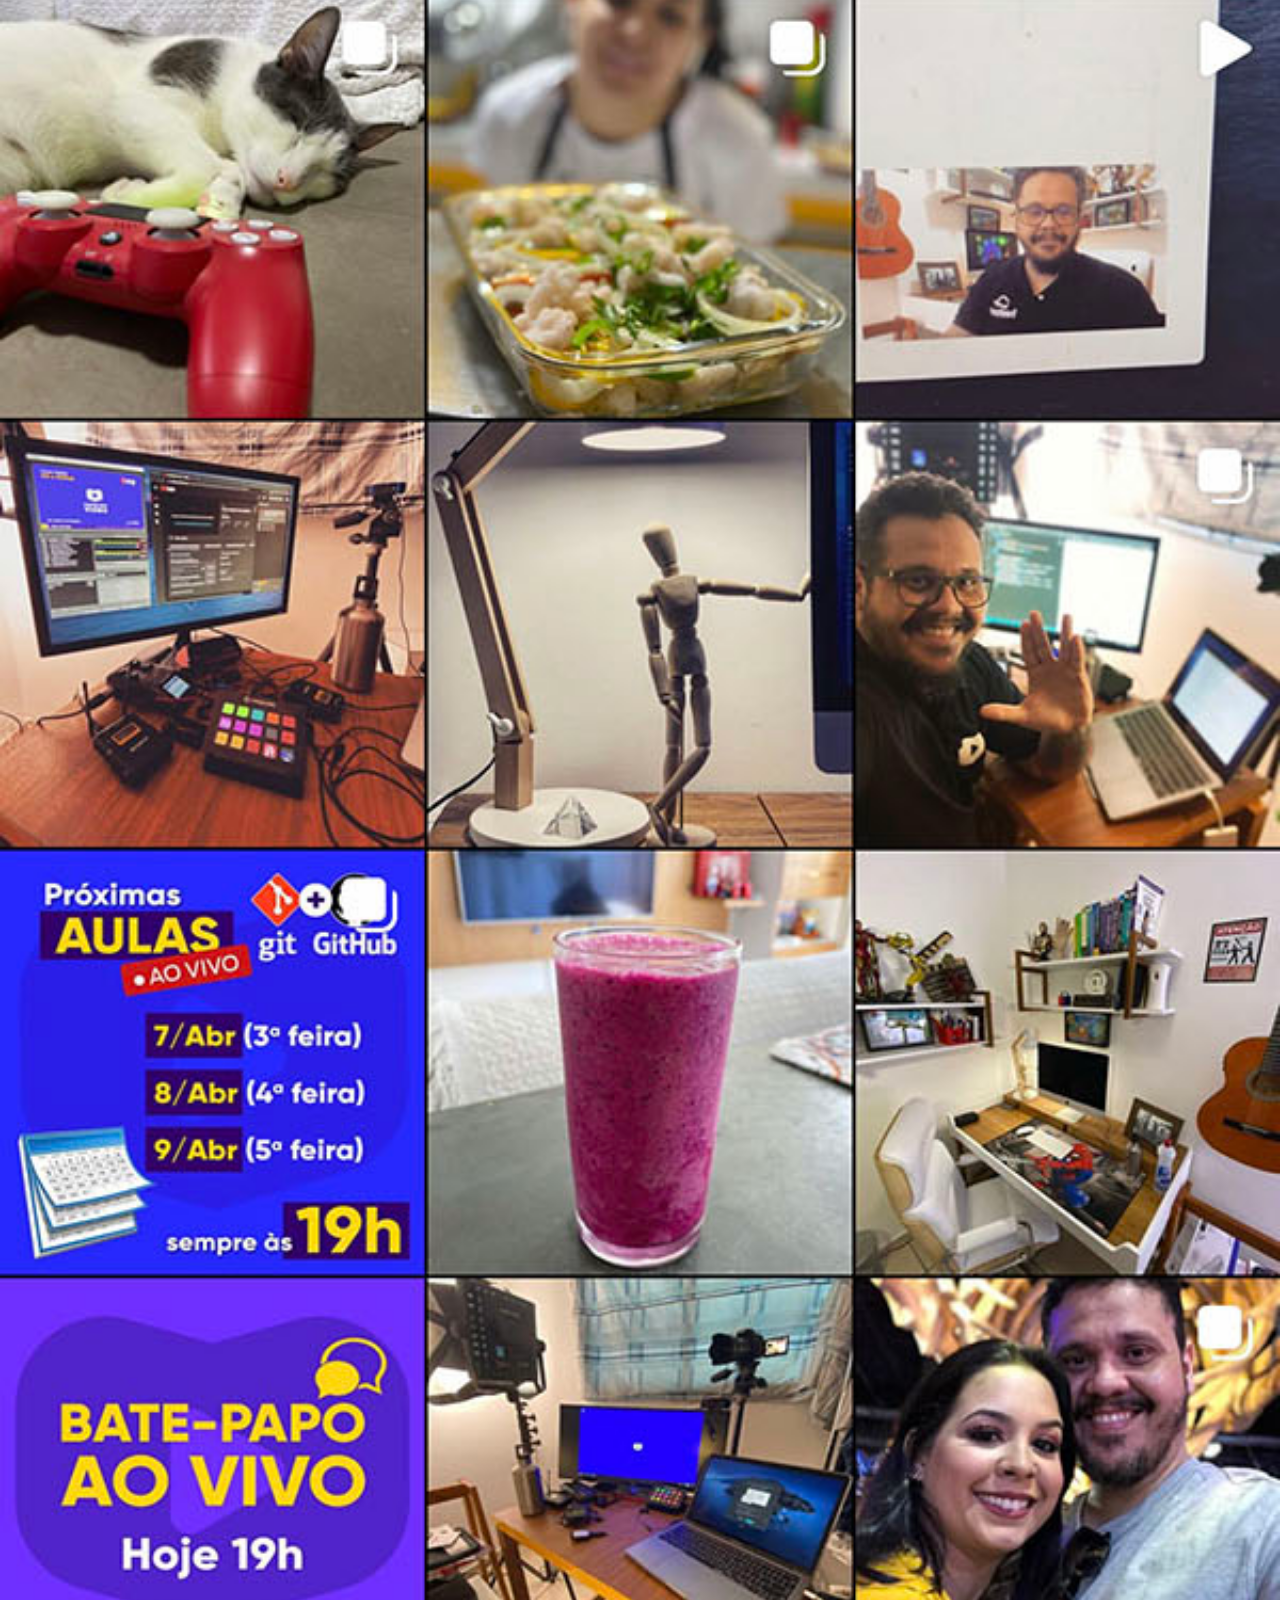
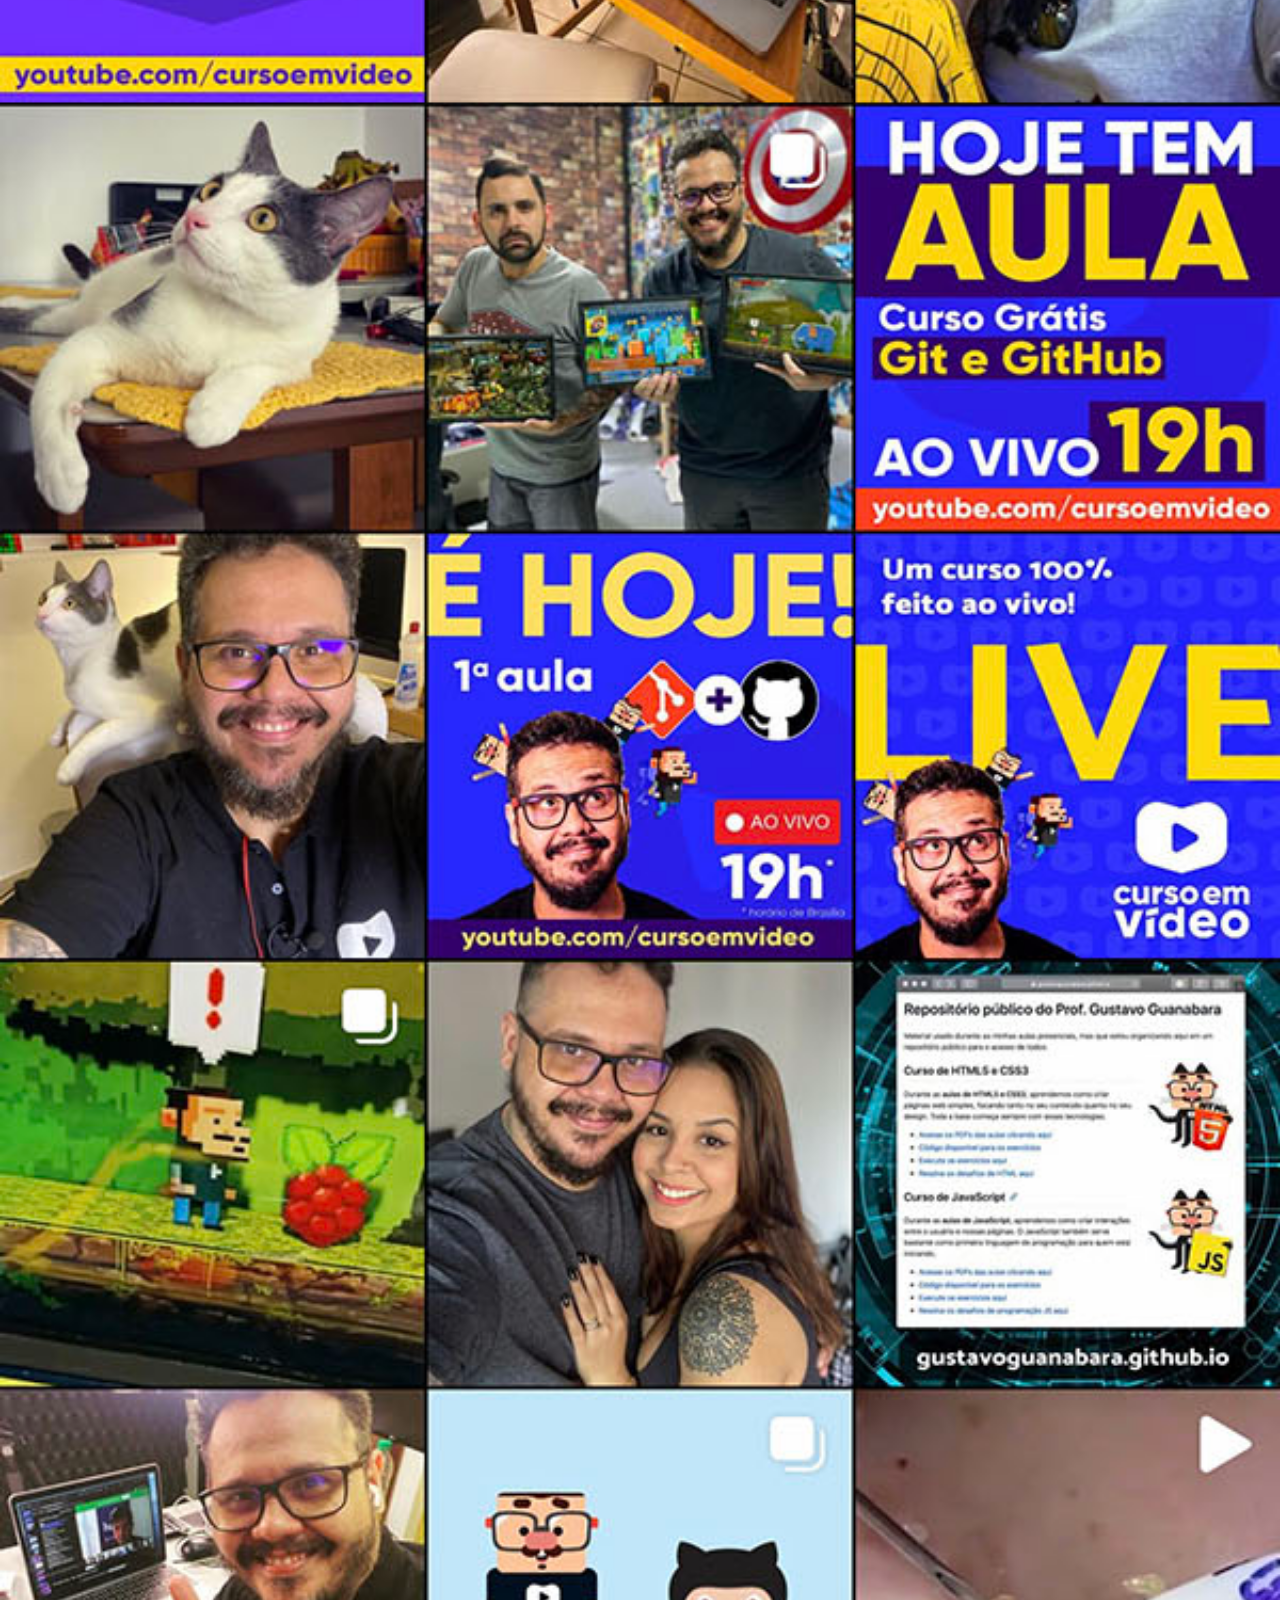
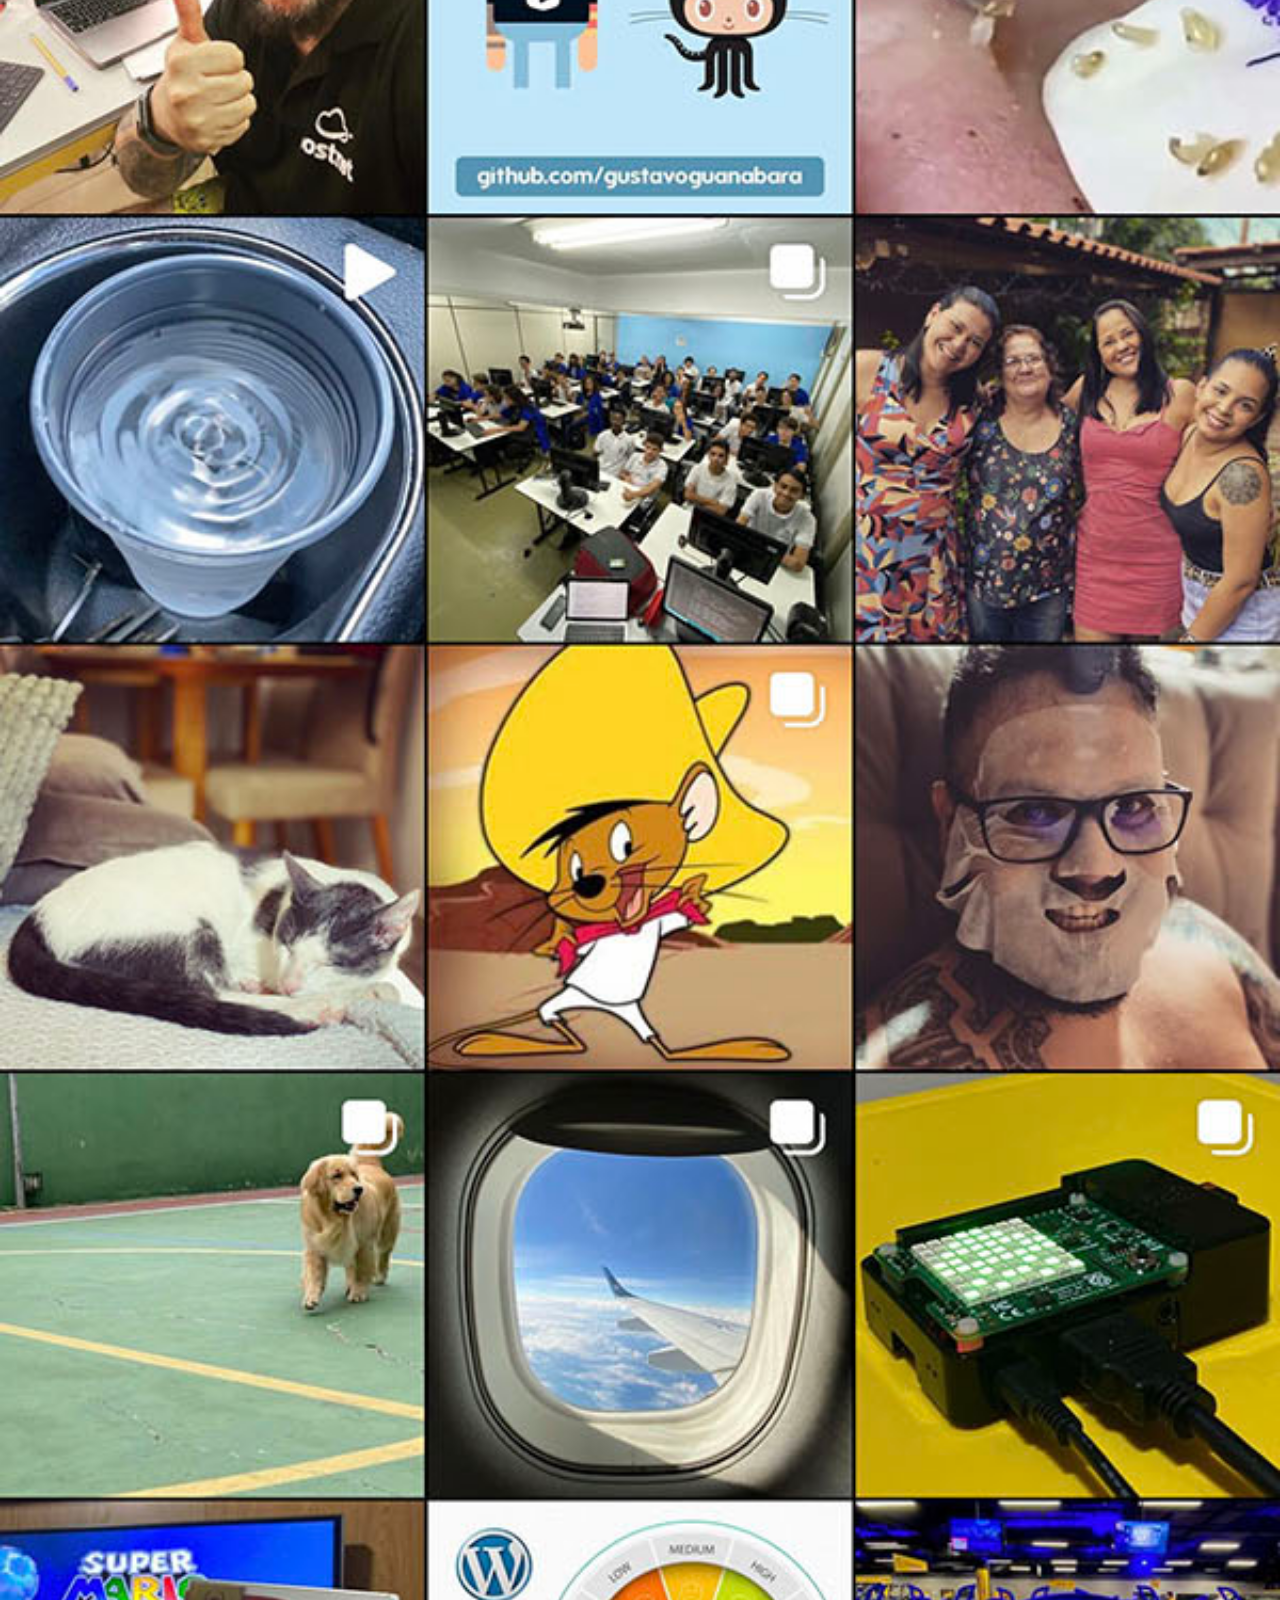
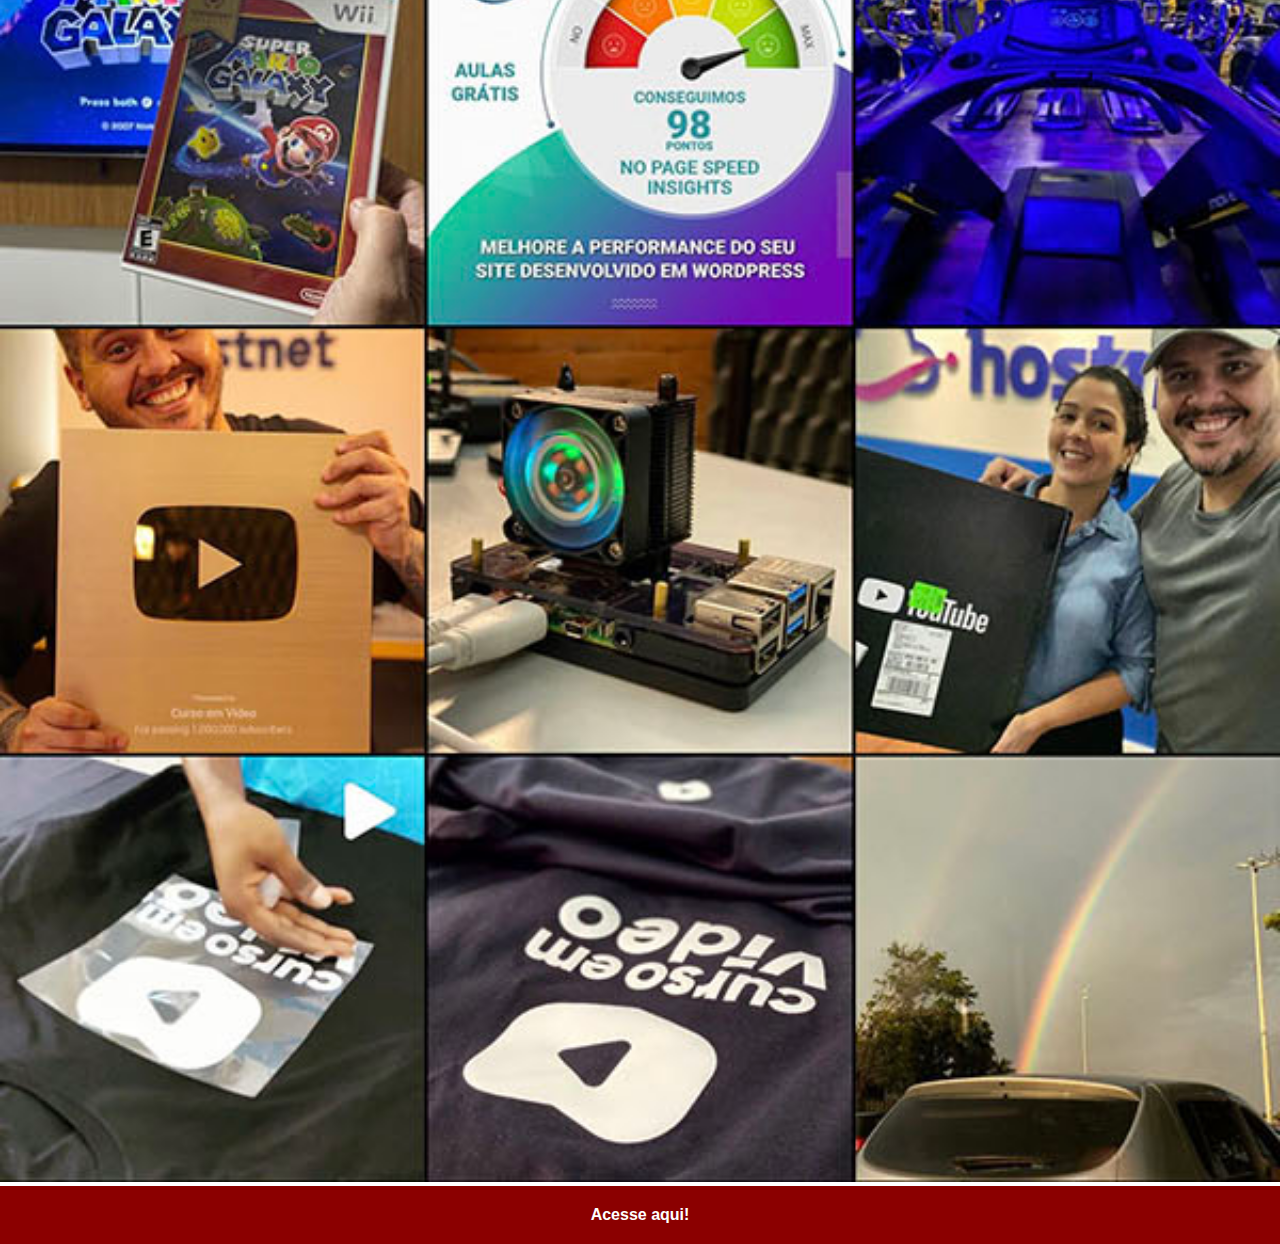
<file: projeto-social/instagram.html>
<!DOCTYPE html>
<html lang="pt-br">
<head>
    <meta charset="UTF-8">
    <meta name="viewport" content="width=device-width, initial-scale=1.0">
    <title>Document</title>
    <link rel="stylesheet" href="estilos/social.css">
</head>
<body>
    <img src="imagens/imagens/tela-instagram.jpg" alt="Instagram">
    <a href="https://www.instagram.com/gustavoguanabara/" target="_blank
    ">Acesse aqui!</a>
</body>
</html>
</file>
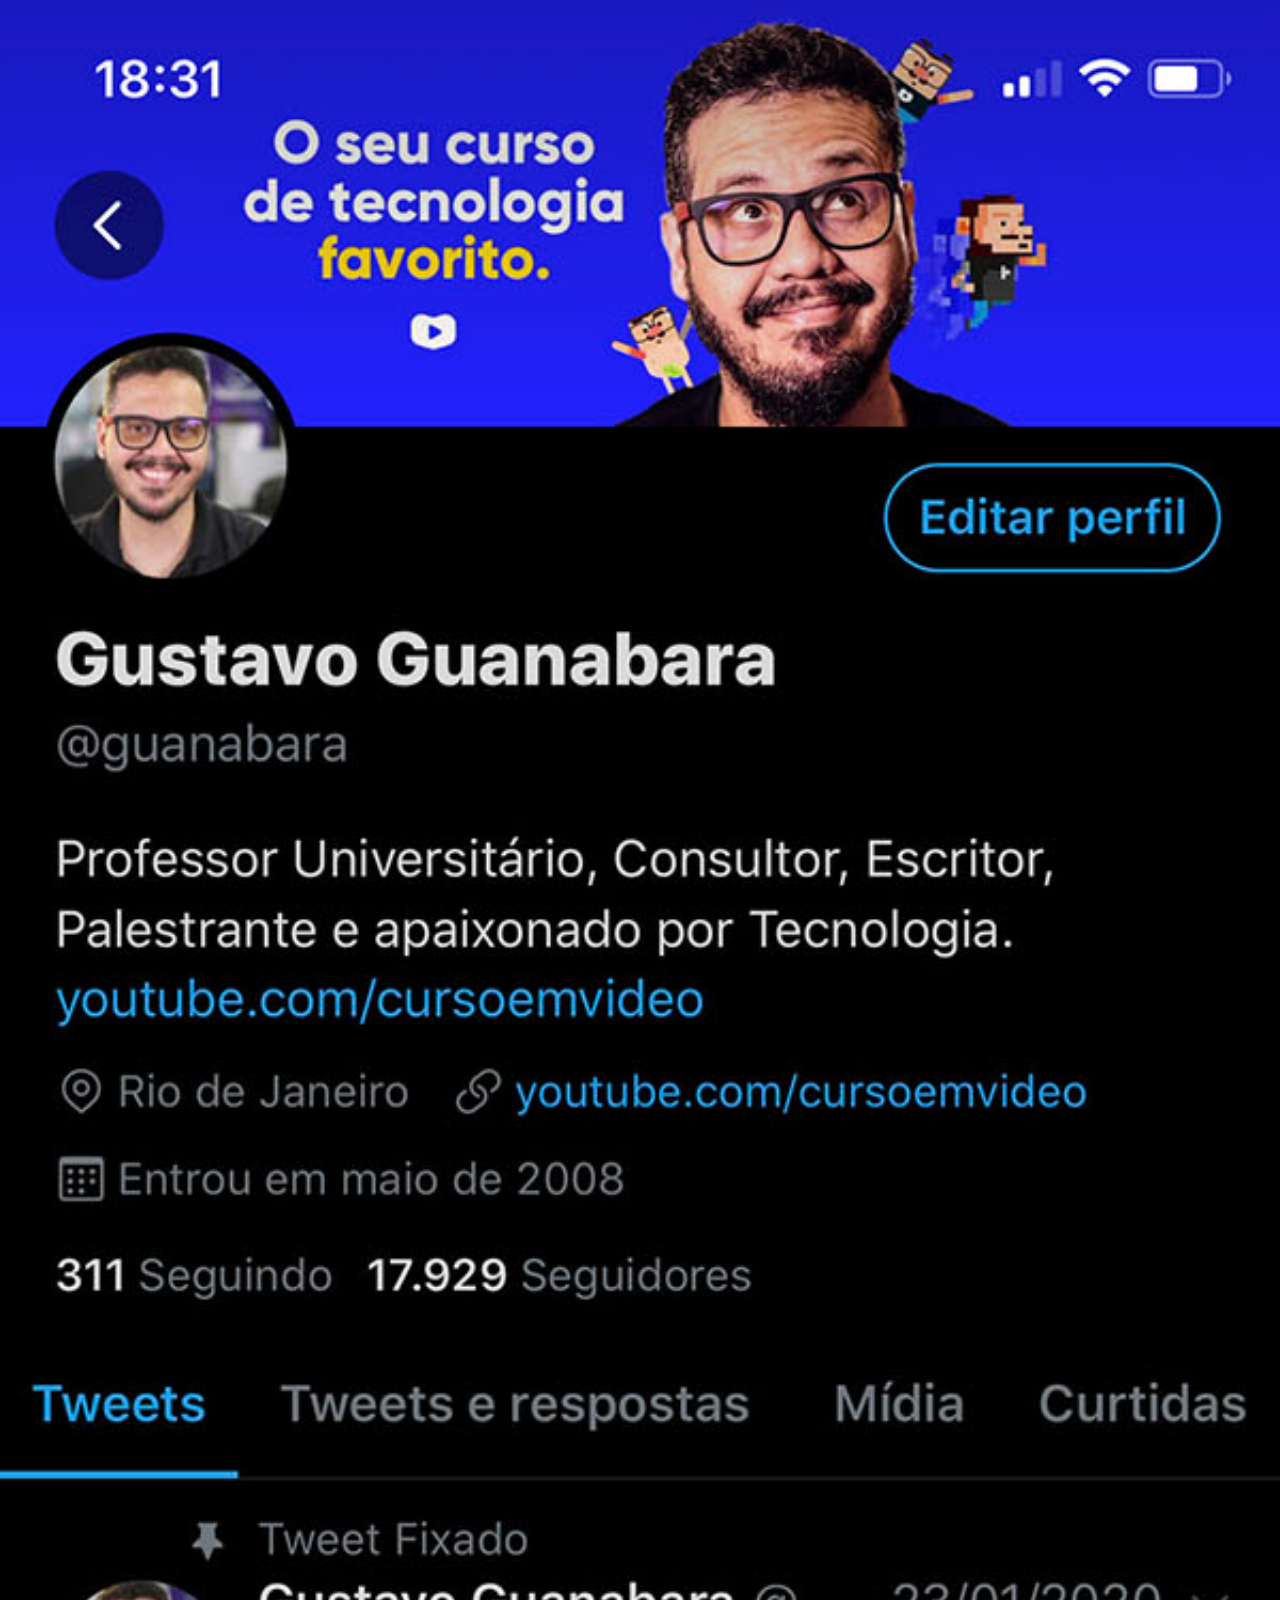
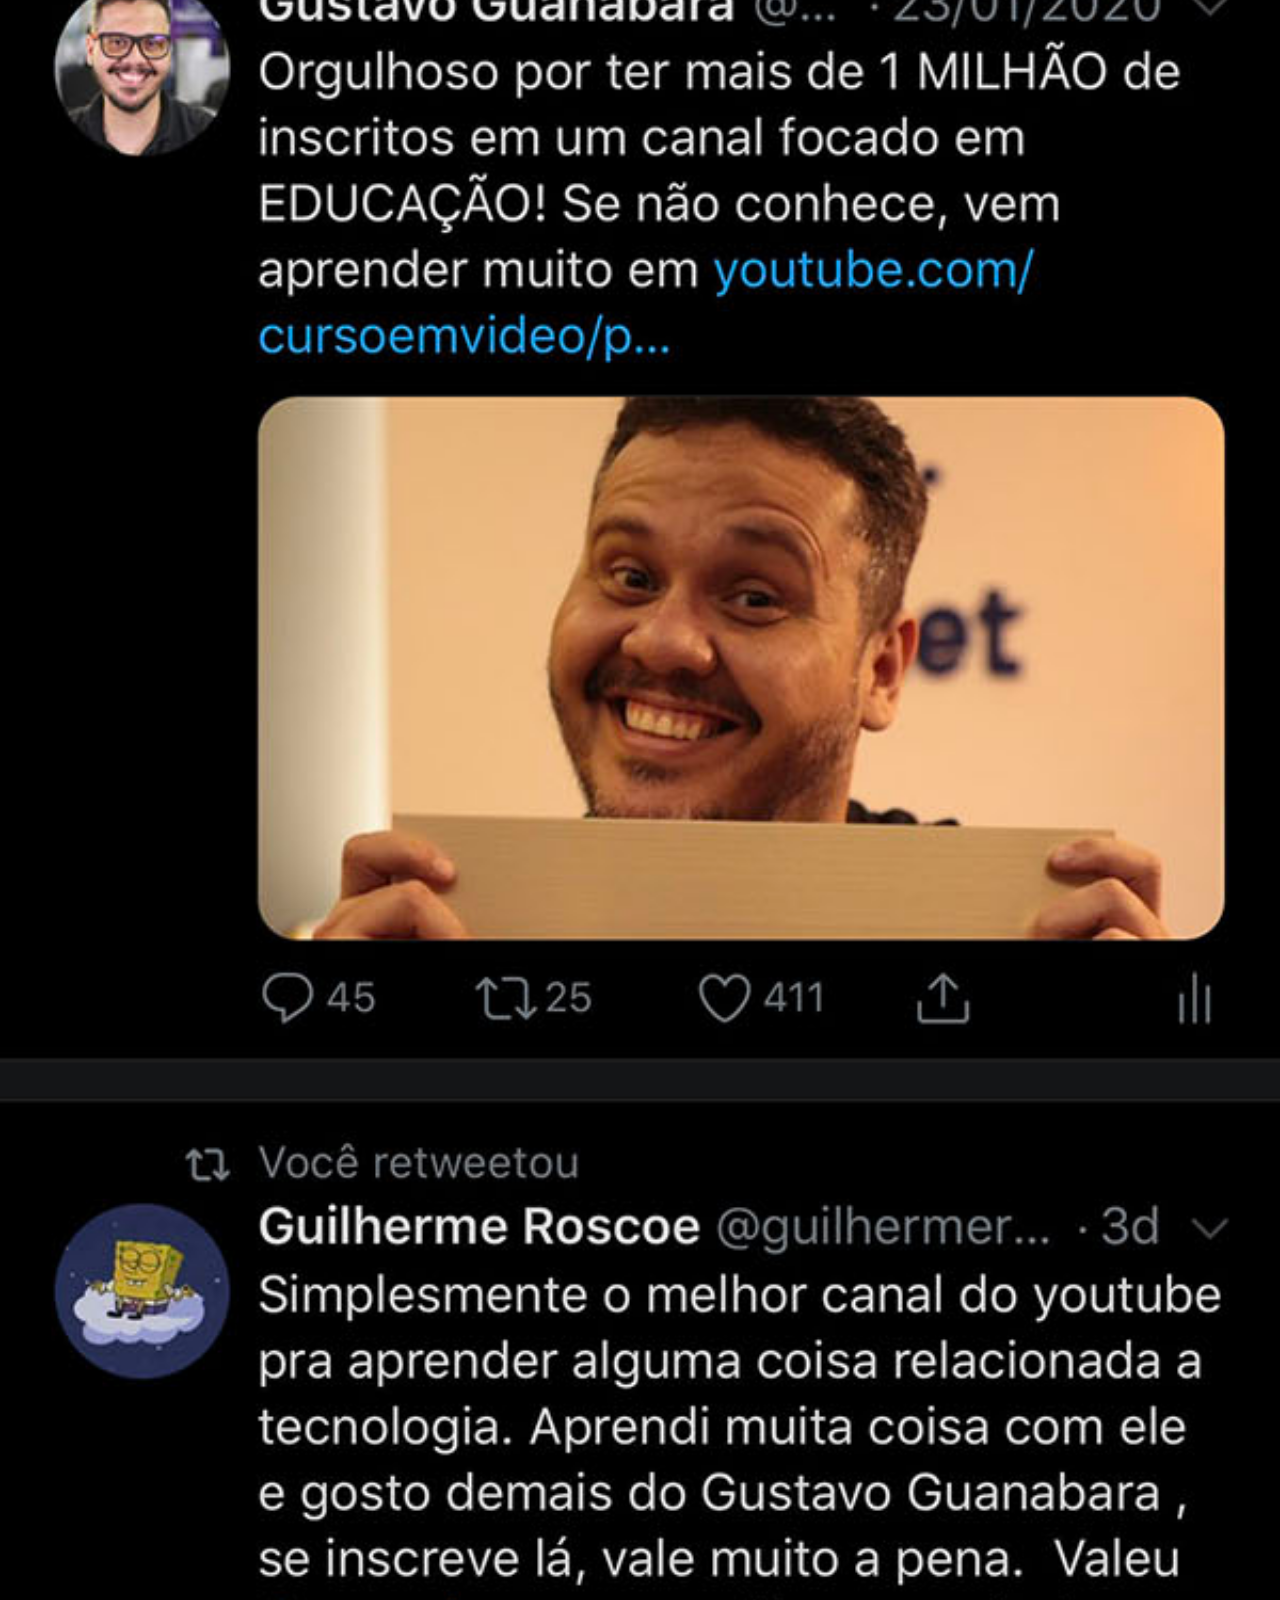
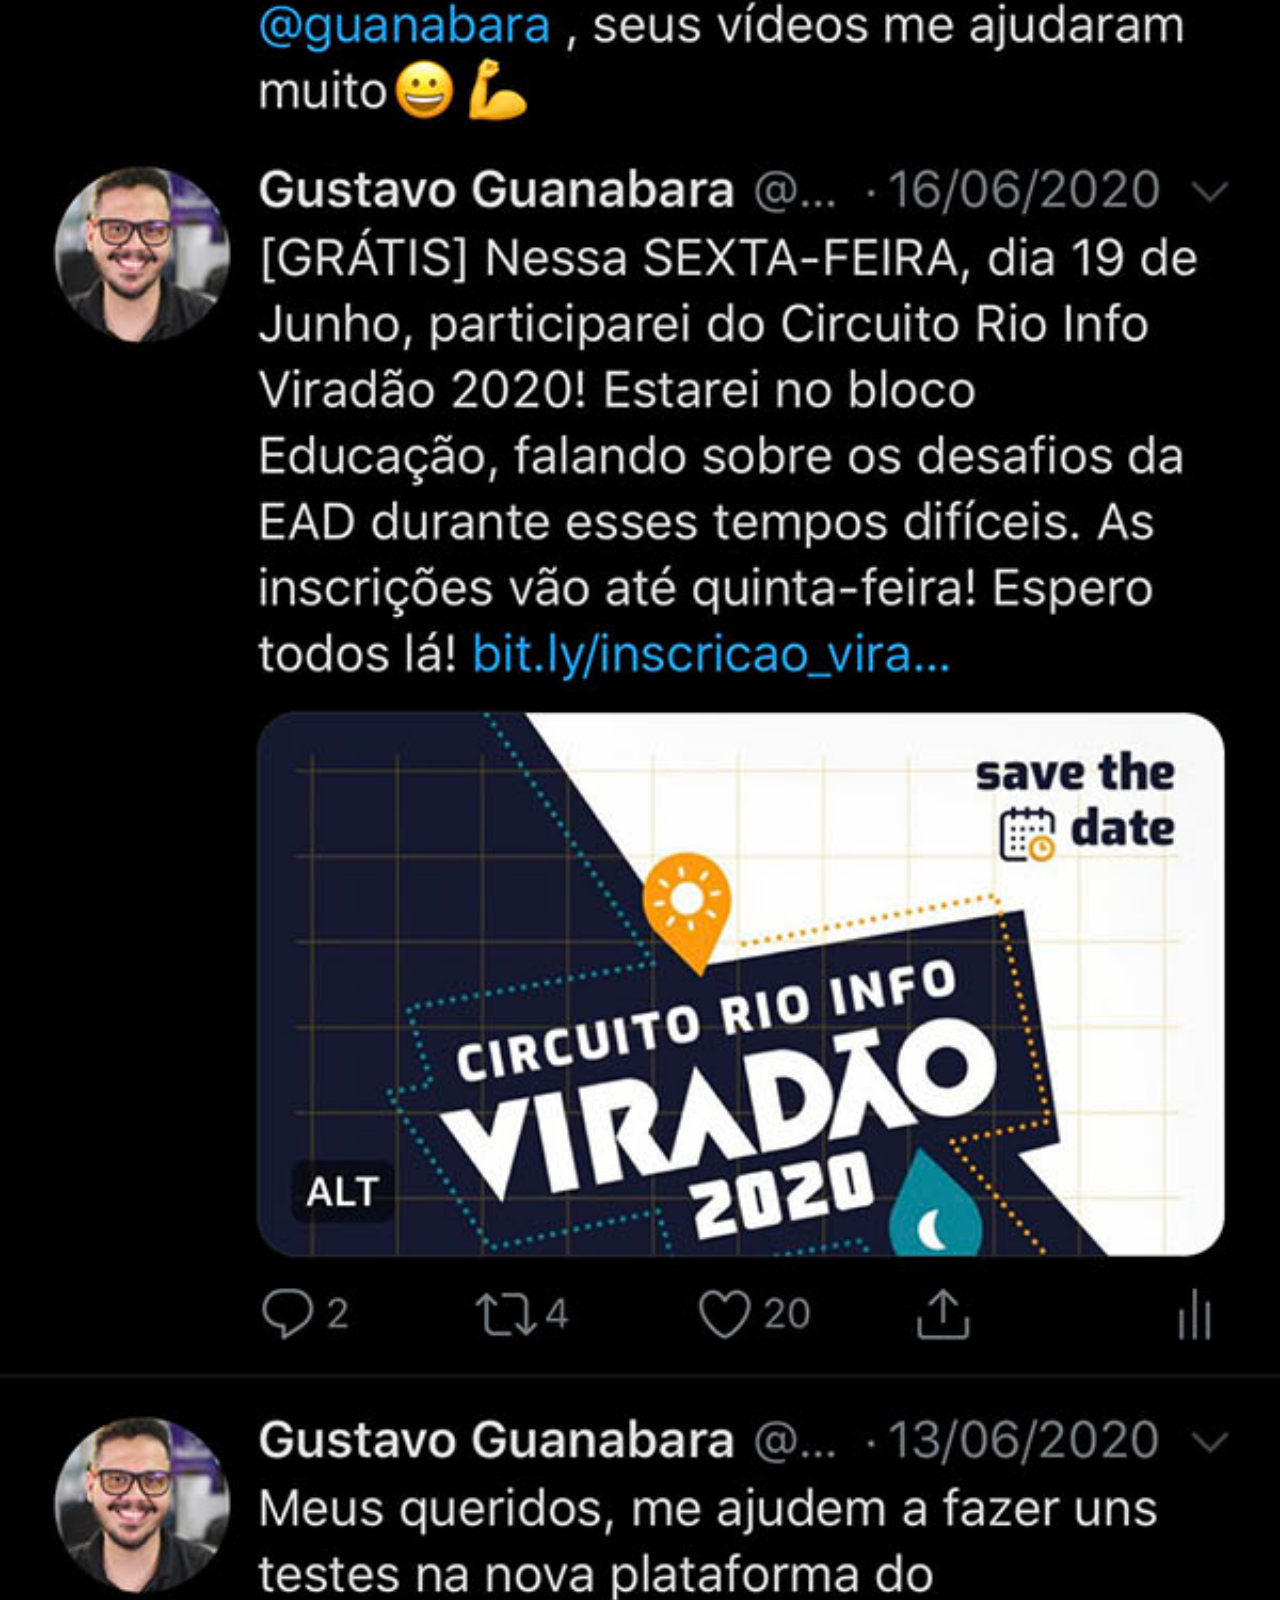
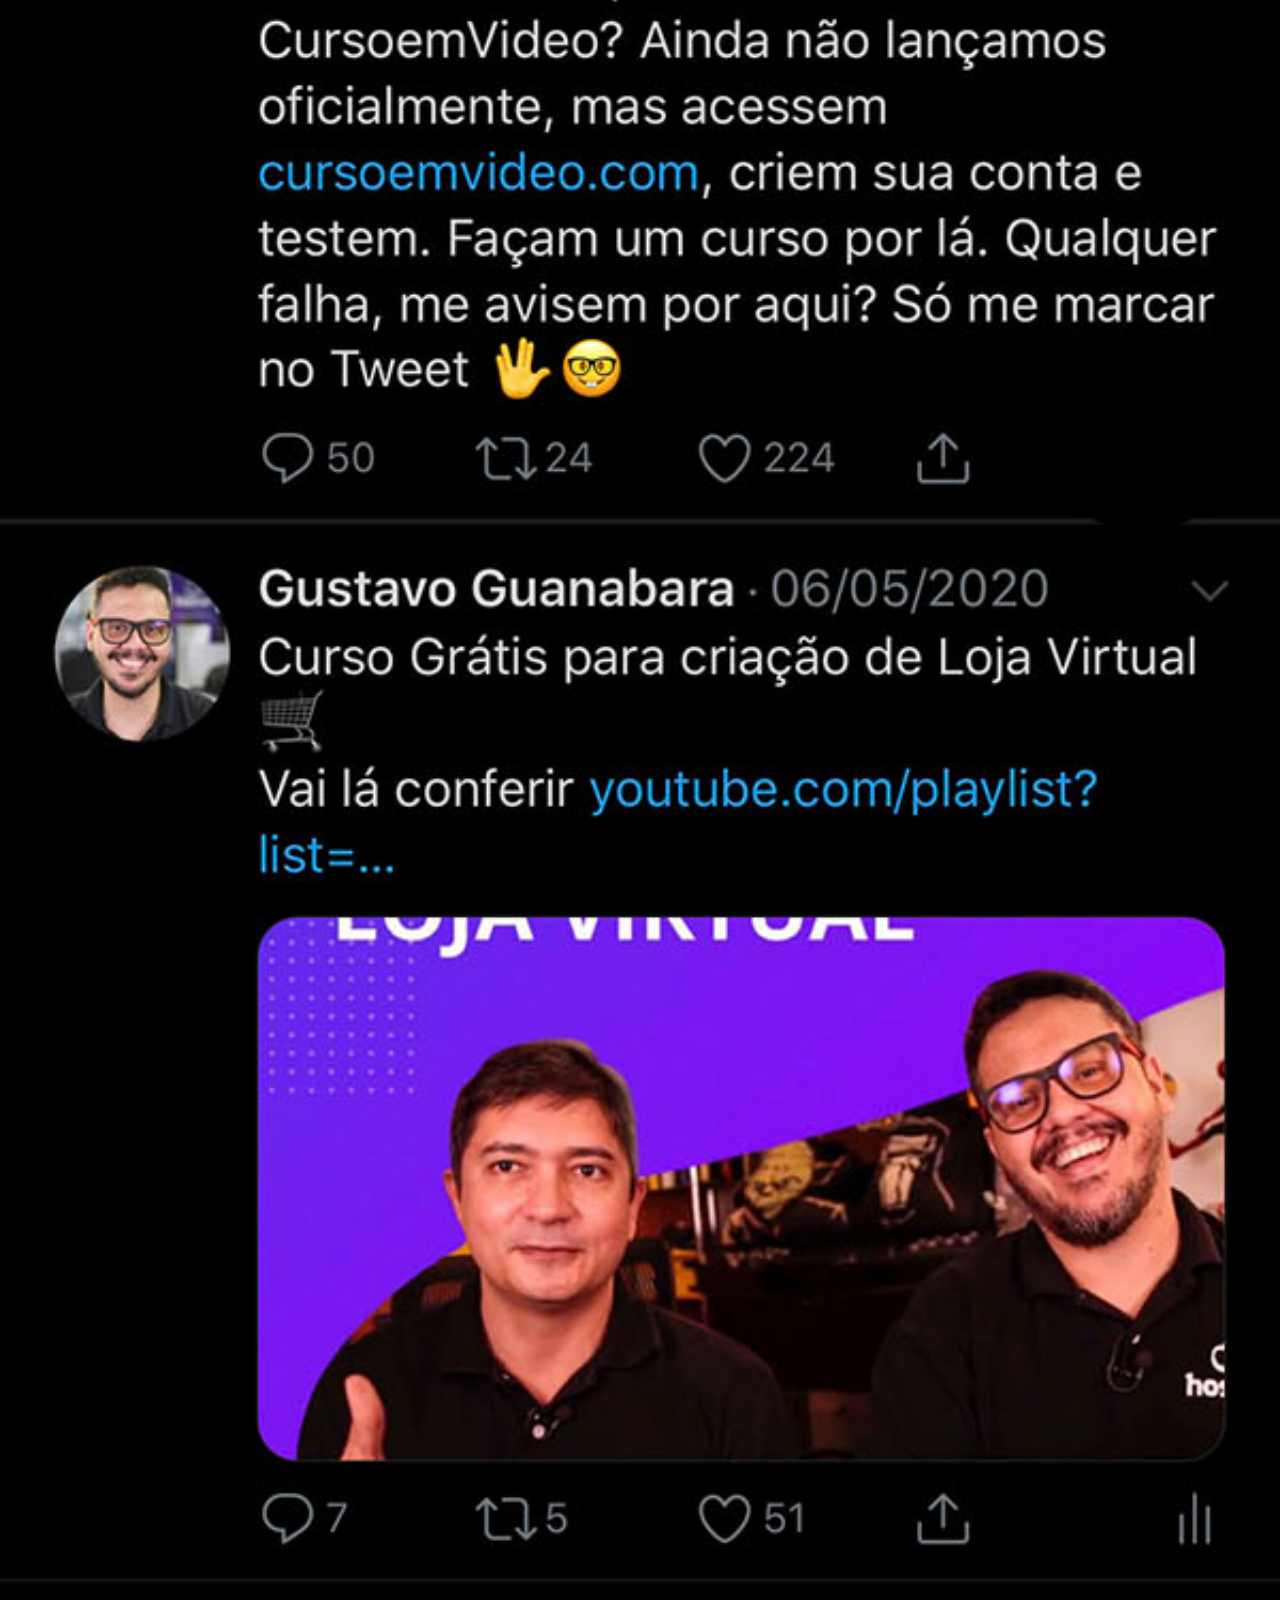
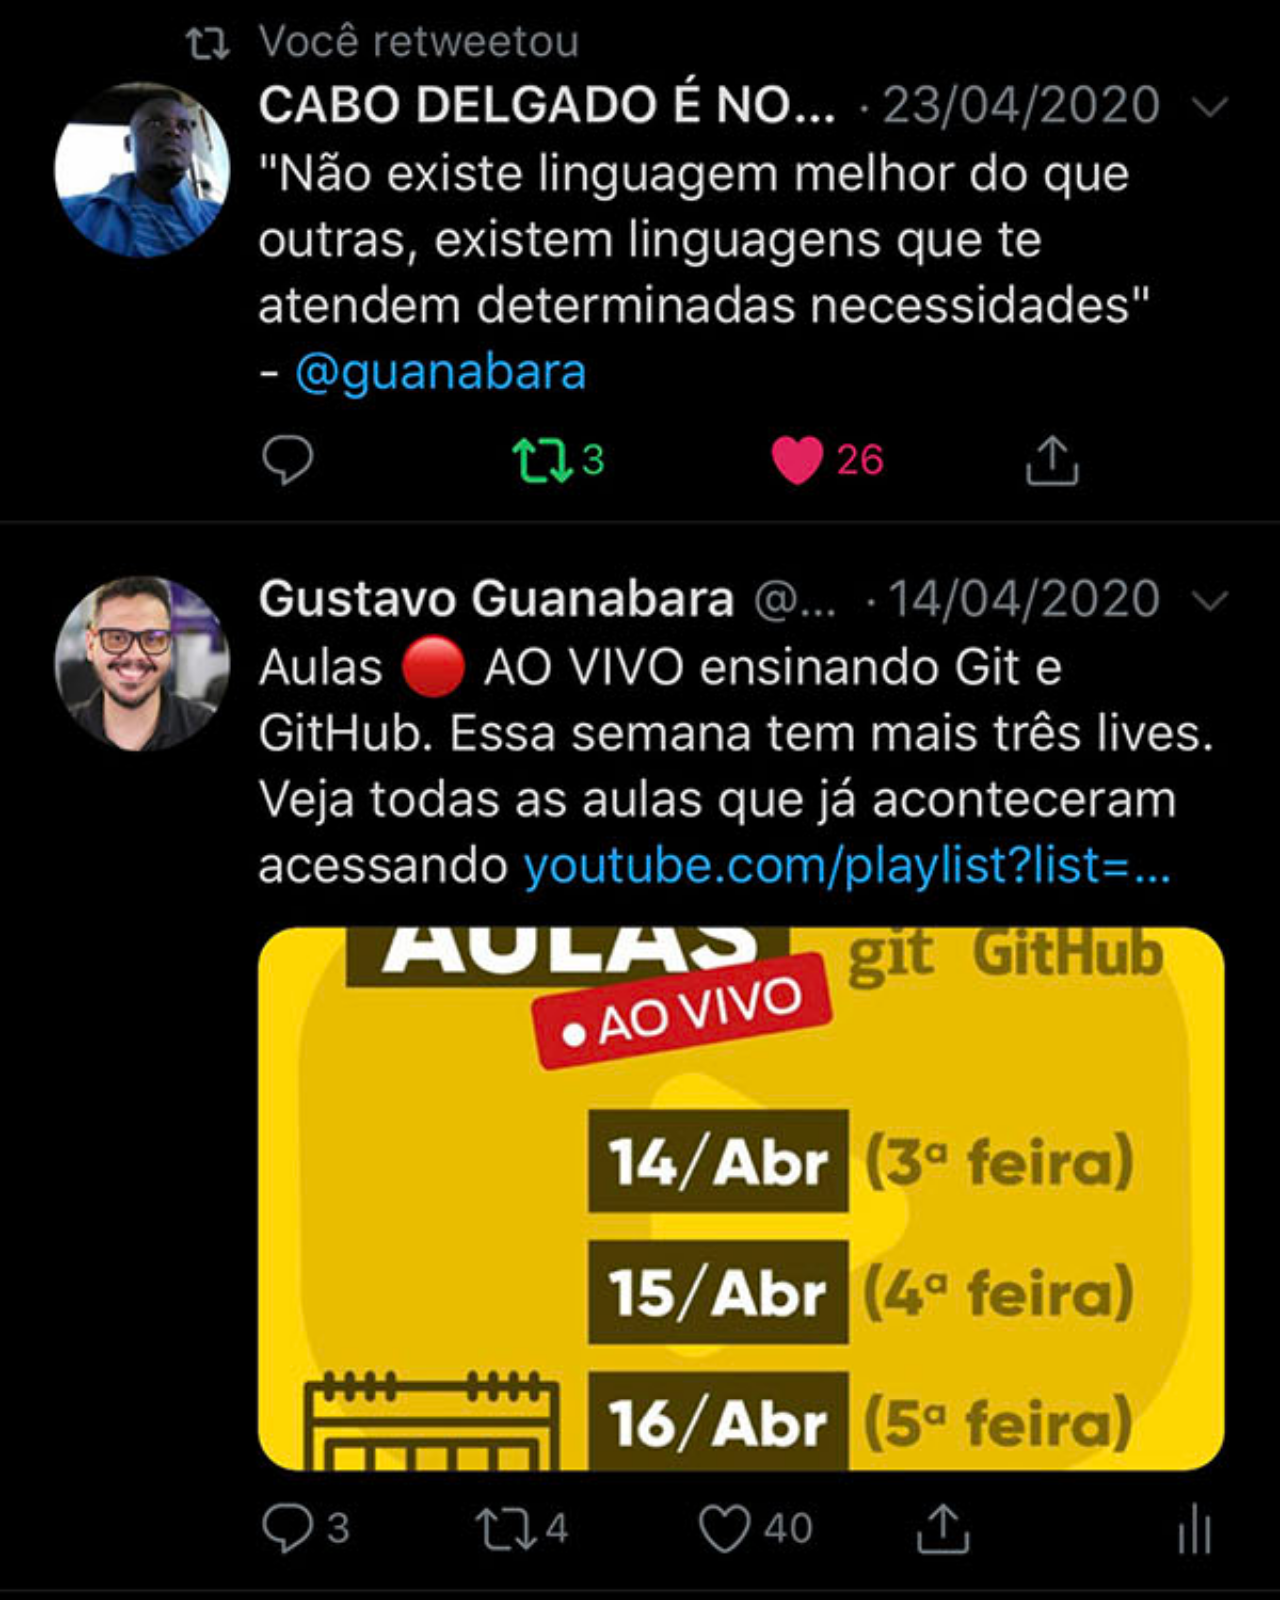
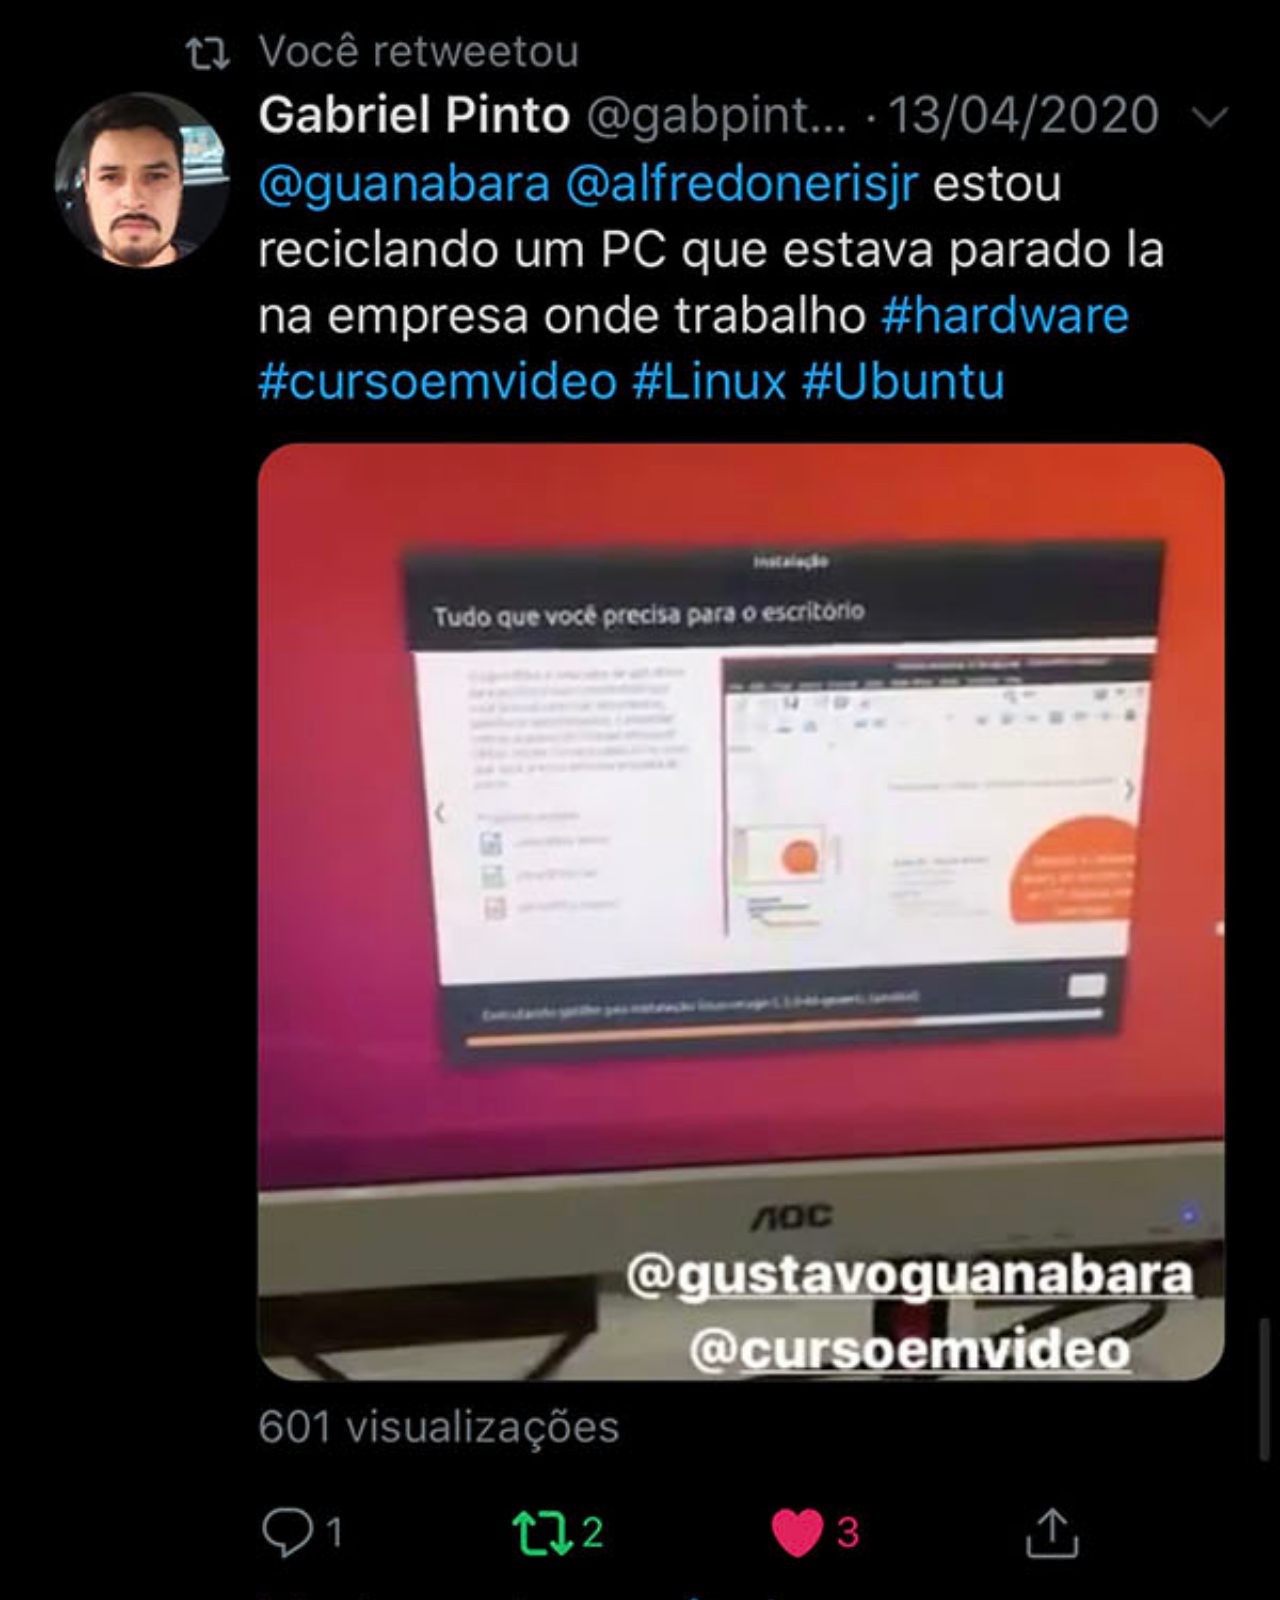
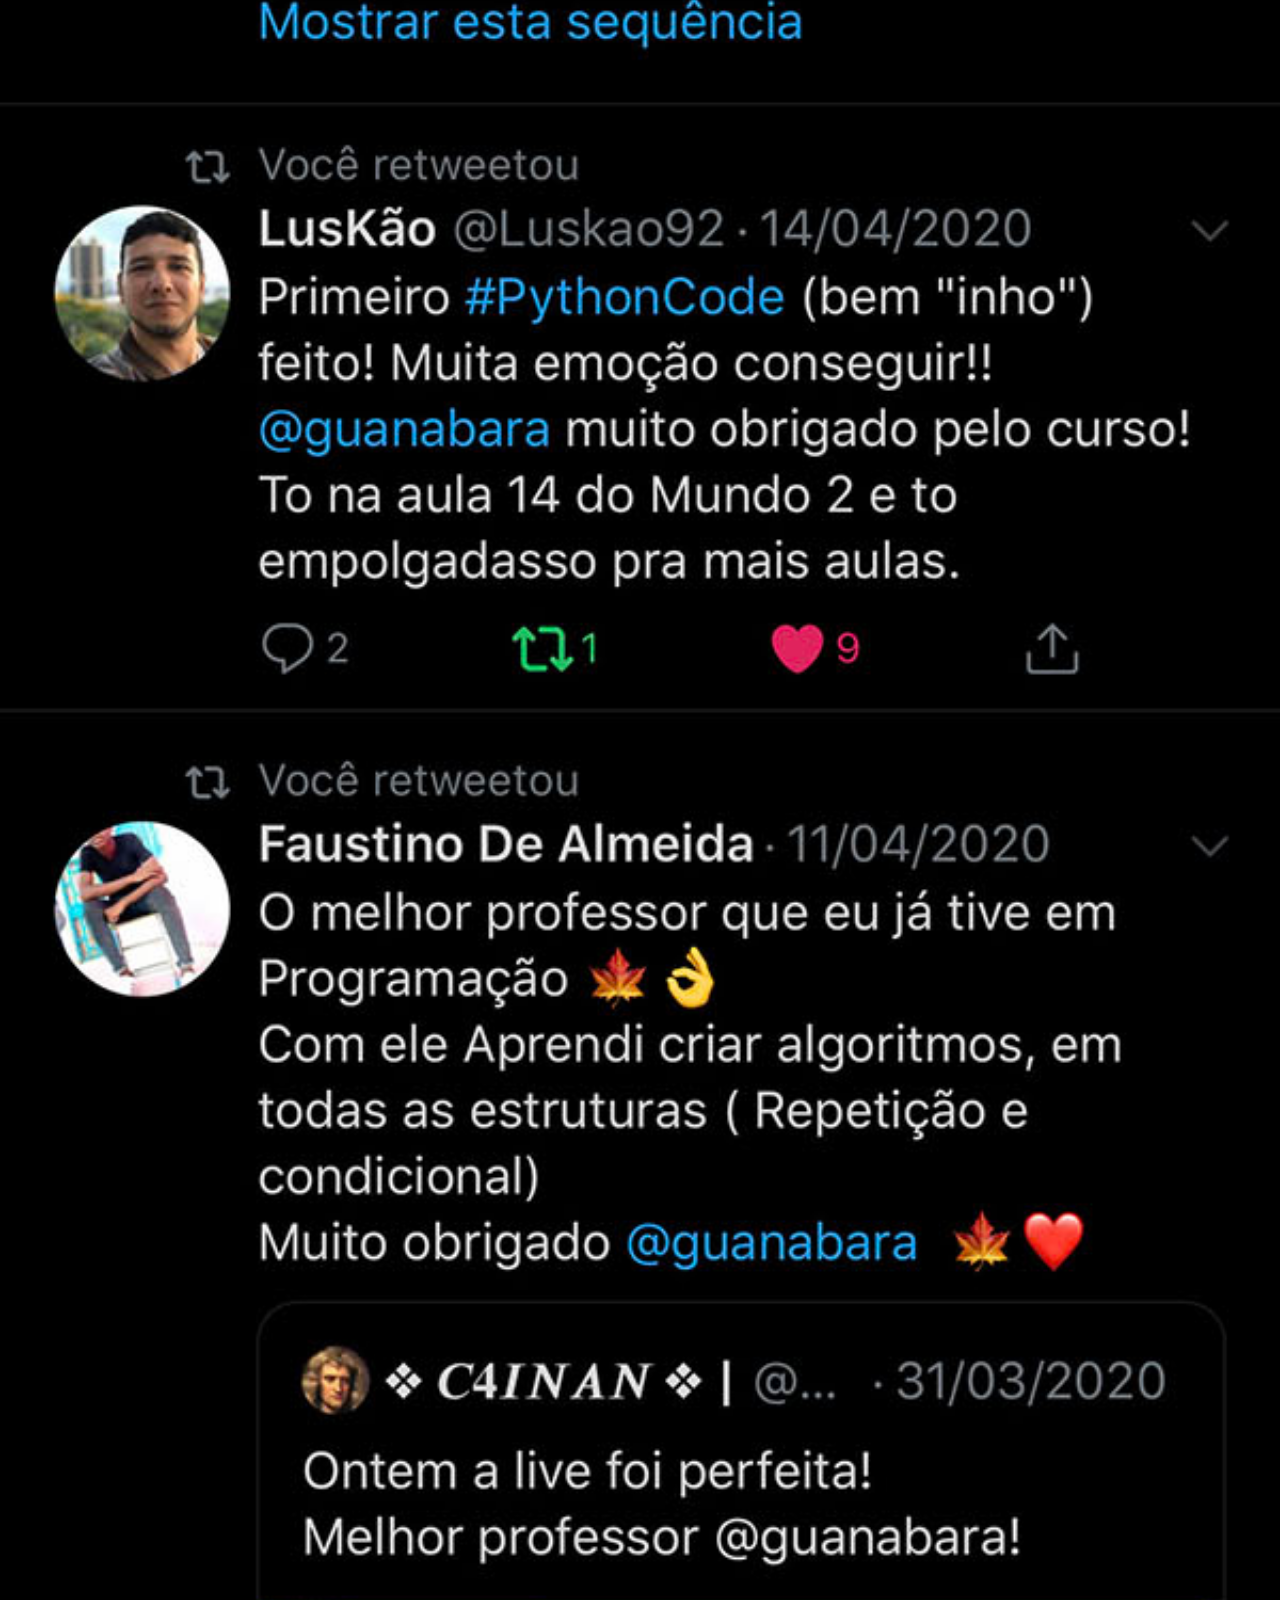
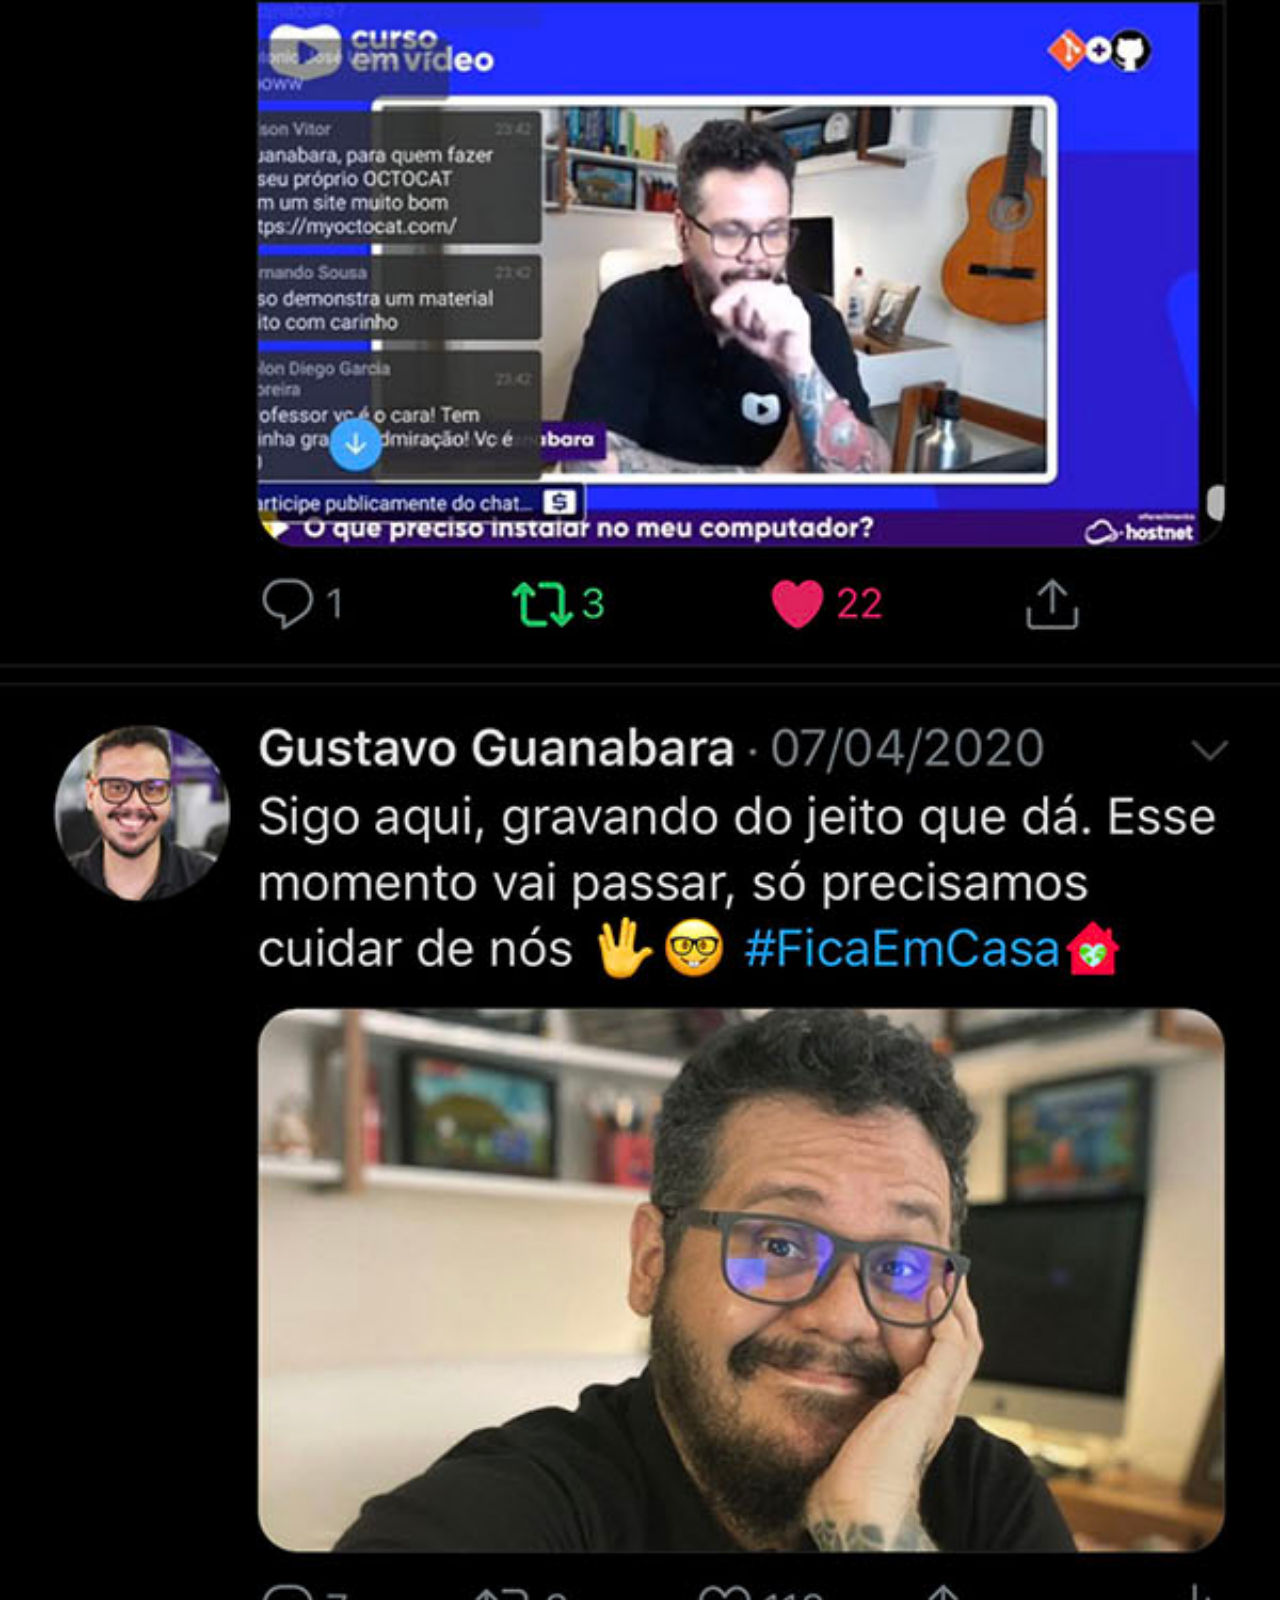
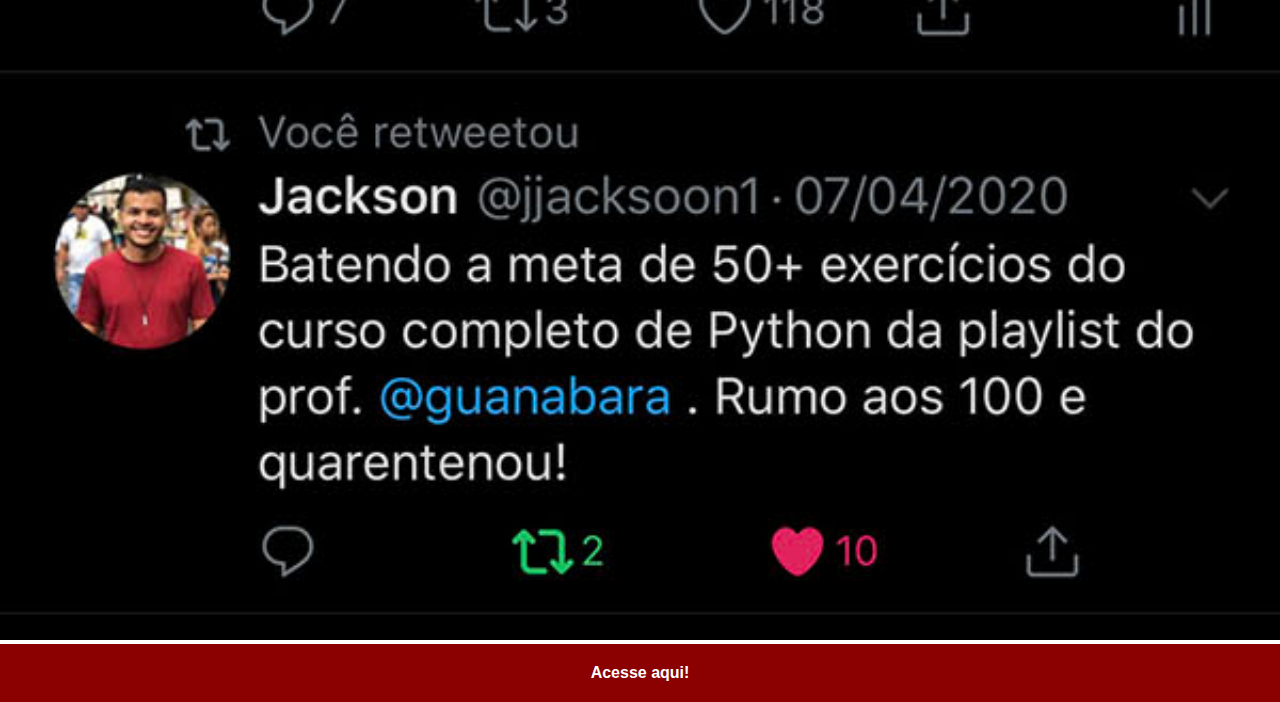
<file: projeto-social/twitter.html>
<!DOCTYPE html>
<html lang="pt-br">
<head>
    <meta charset="UTF-8">
    <meta name="viewport" content="width=device-width, initial-scale=1.0">
    <title>Document</title>
    <link rel="stylesheet" href="estilos/social.css">
</head>
<body>
    <img src="imagens/imagens/tela-twitter.jpg" alt="Twitter">
    <a href="https://x.com/guanabara" target="_blank">Acesse aqui!</a>
</body>
</html>
</file>
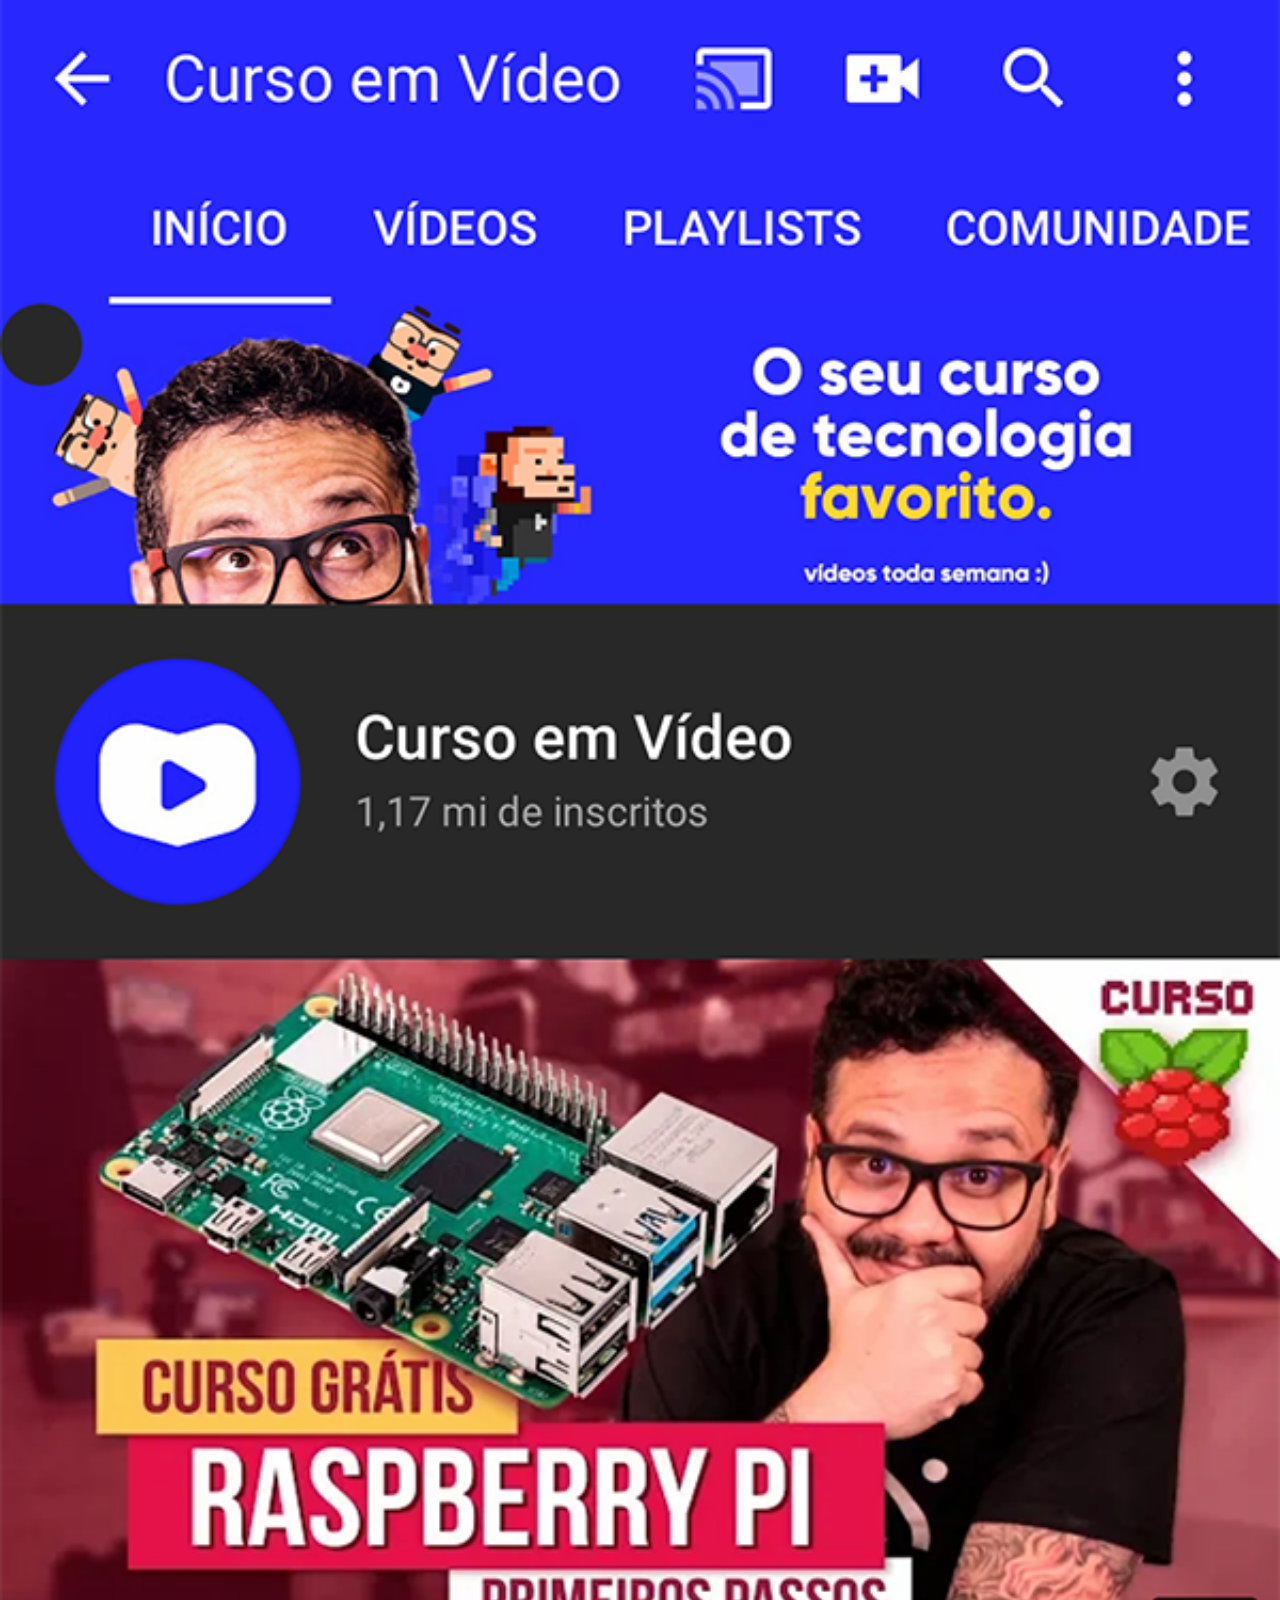
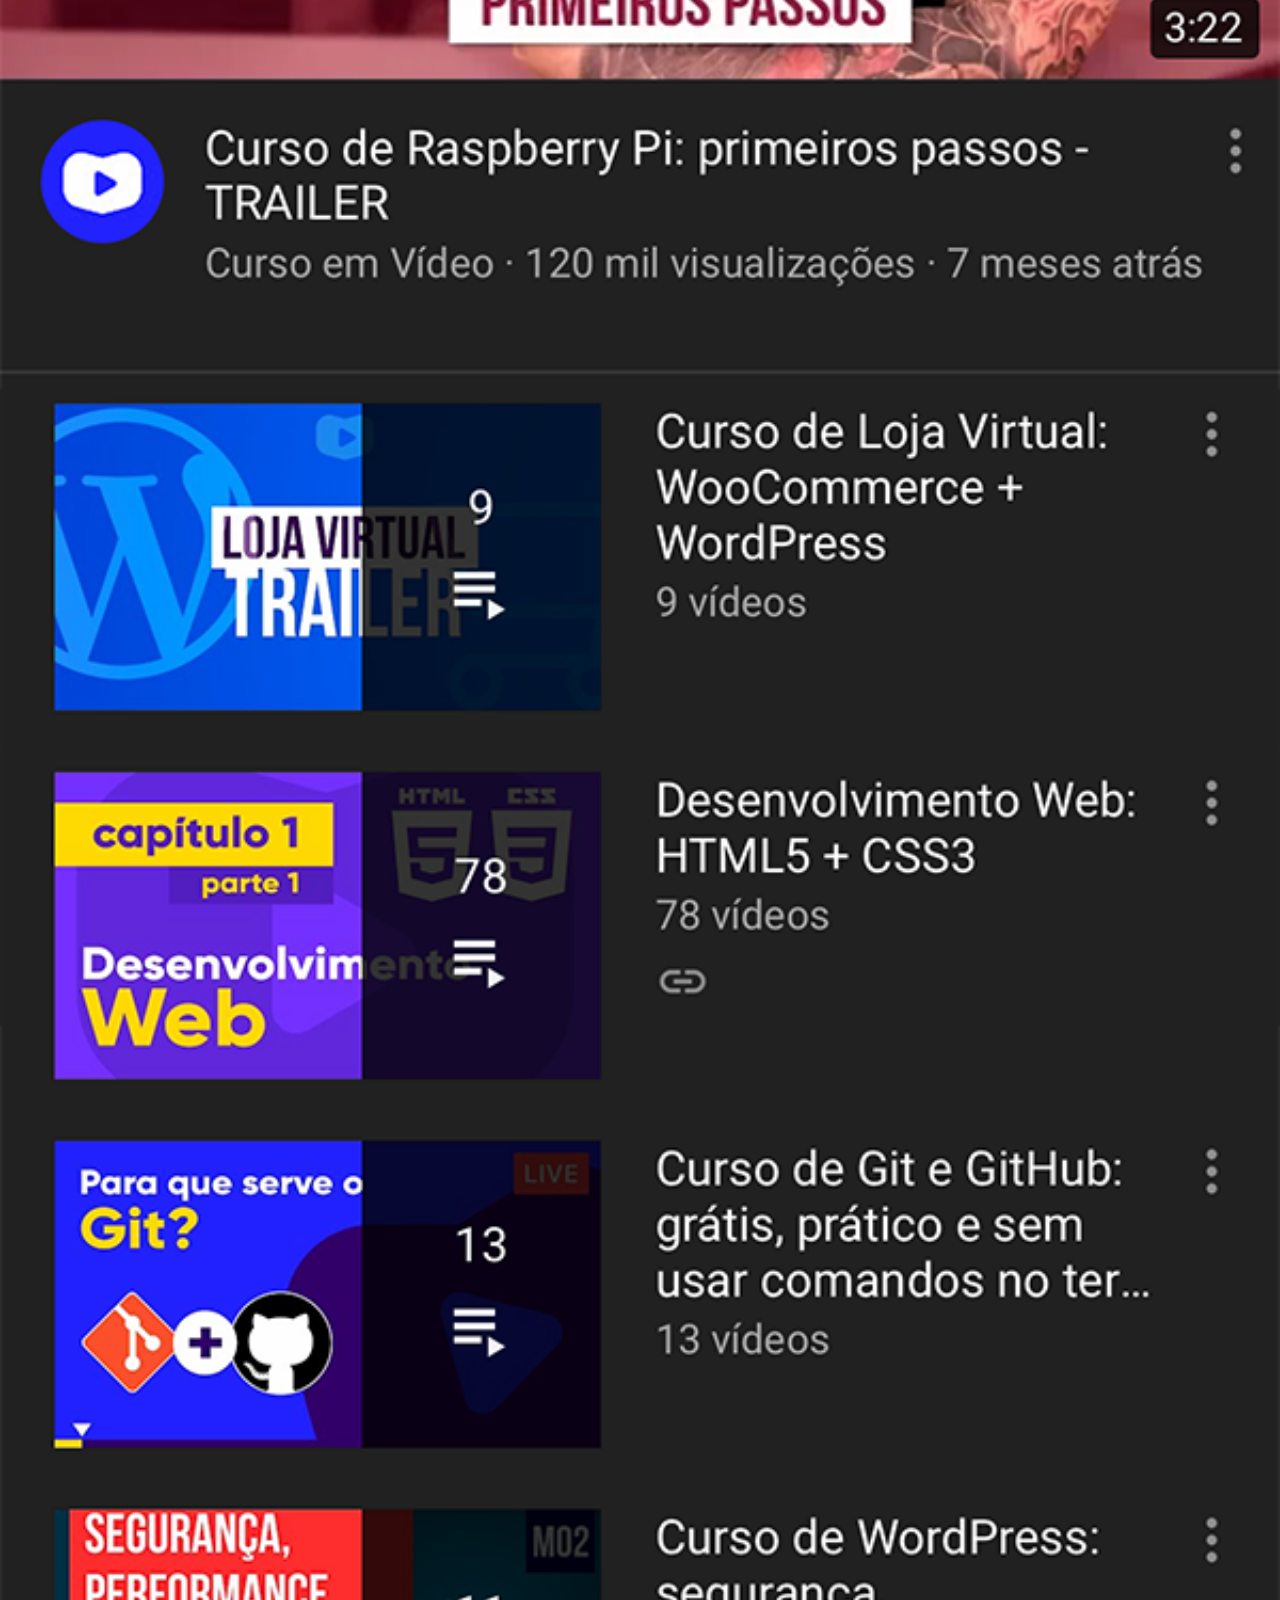
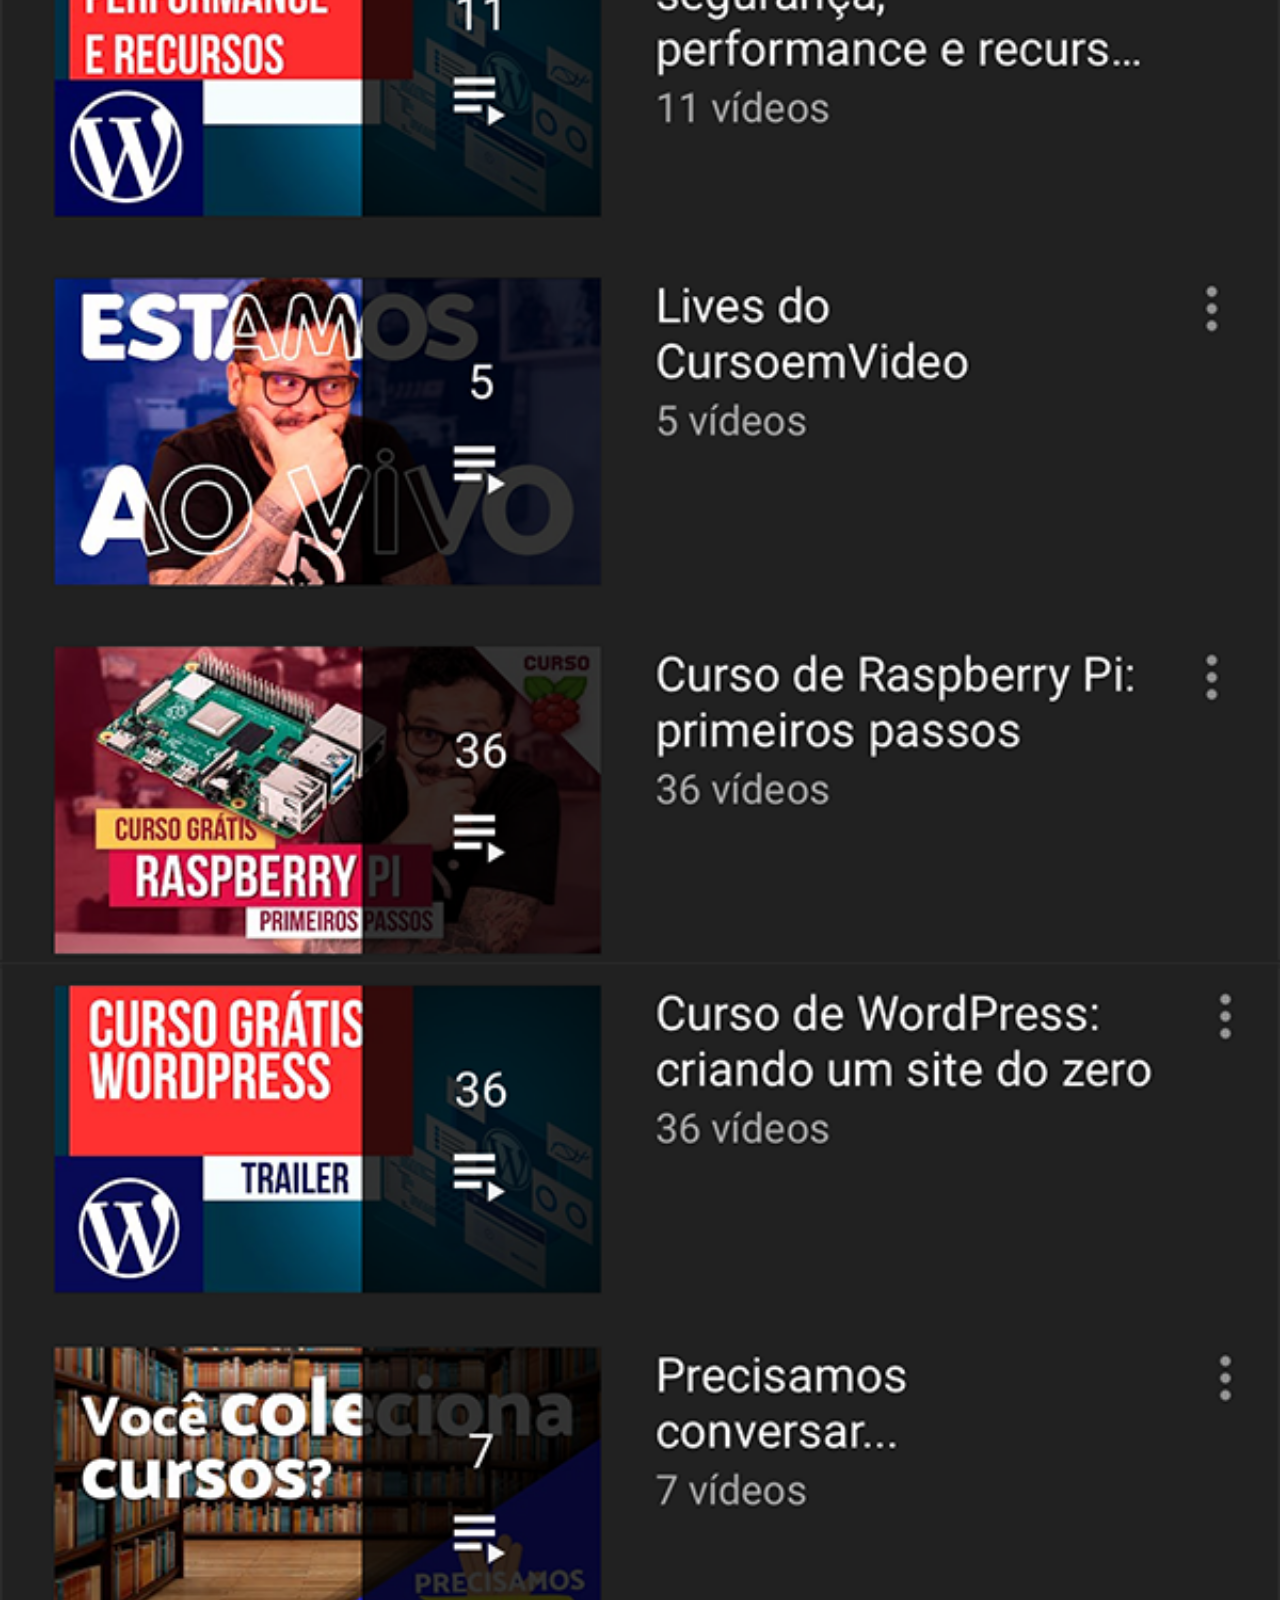
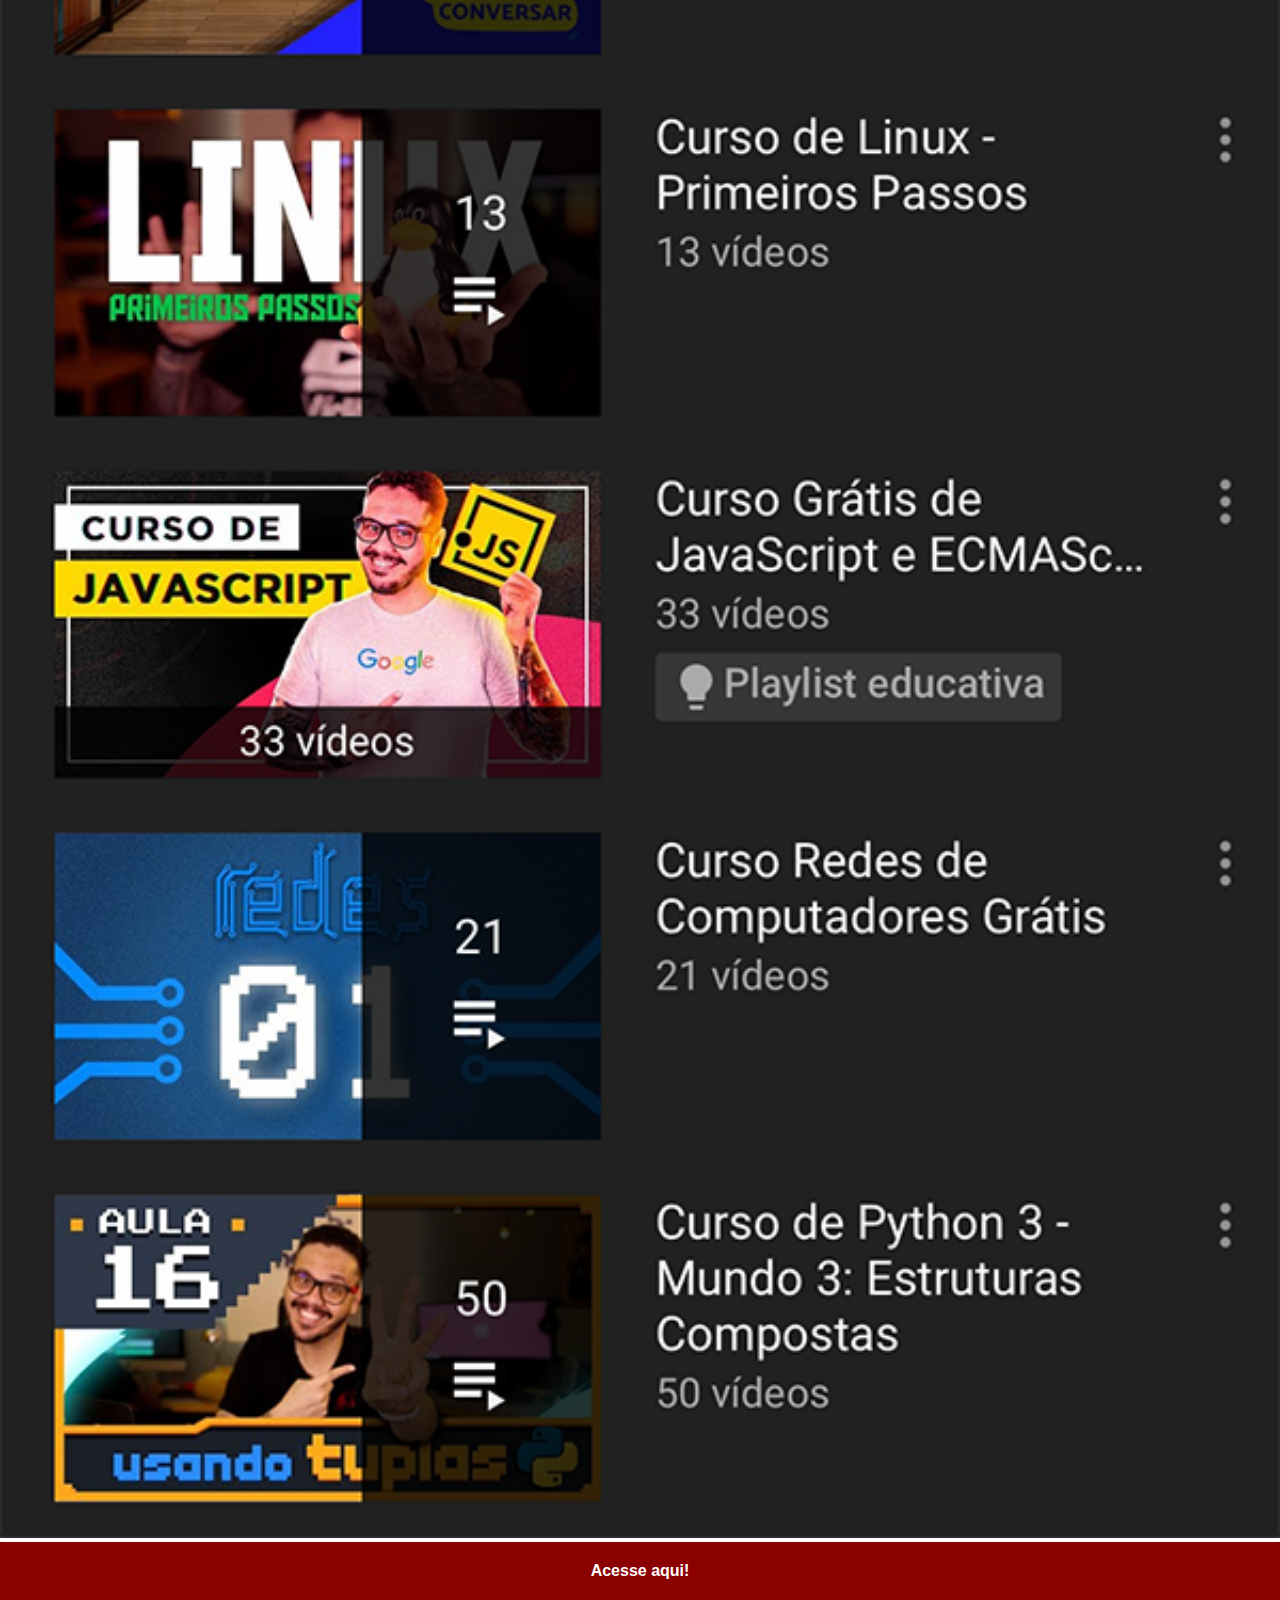
<file: projeto-social/youtube.html>
<!DOCTYPE html>
<html lang="pt-br">
<head>
    <meta charset="UTF-8">
    <meta name="viewport" content="width=device-width, initial-scale=1.0">
    <title>Youtube</title>
    <link rel="stylesheet" href="estilos/social.css">
</head>
<body>
    <img src="imagens/imagens/tela-youtube.png" alt="Youtube" >
    <a href="https://www.youtube.com/c/CursoemV%C3%ADdeo" target="_blank">Acesse aqui!</a>
</body>
</html>
</file>
<file: projeto-social/estilos/style.css>
@charset "UTF-8";

* {
    margin: 0px;
    padding: 0px;
    font-family: Arial, Helvetica, sans-serif;
}
 html, body{
    height: 100vh;
    width: 100vw;
 }

  body{
    background: url(../imagens/imagens/fundo-madeira.jpg) no-repeat top center;
    background-size: cover;
    background-attachment: fixed;
  }

  main{
    height: 100vh;
    position: relative;
  }
  #telefone{
    position: absolute;
    top: 50%;
    left: 50%;

    transform: translate(-50%, -50%);

    height: 627px;
    width: 311px;


    background: url(../imagens/imagens/frame-iphone.png) no-repeat;
  }
  #tela{
    position: relative;
    top: 80px;
    left: 22px;
    width: 267px;
    height: 471px;
  }

 #redes-sociais{
    text-align: right;
 }

  #redes-sociais img{
    width: 50px;
    margin: 10px;
    border-radius: 50%;
    box-shadow: 2px 2px 5px rgba(0, 0, 0, 0.374);
    box-sizing: border-box;
  }

  #redes-sociais img:hover{
     border: 2px solid rgba(255, 255, 255, 0.508);
     transform: translate(-3px, -3px);
     box-shadow: 5px 5px 10px rgba(0, 0, 0, 0.374);
     transition: transform 0.5s, border .5s;
  }
</file>
<file: projeto-social/estilos/social.css>
@charset "UTF-8";
 
 
 *{

    margin: 0px;
    padding: 0px;
    font-family: Arial, Helvetica, sans-serif;
    }

    ::-webkit-scrollbar {
        width: 0px;
        height: 0px;
    }

    img{
         width: 100vw;
    }
    a{
      display: block;
      background-color: darkred;
      padding: 20px;
      text-align: center;
      font-weight: bolder;
      color: white;
      text-decoration: none;
    }

    a:hover{
        background-color: red;
        transition: .3s;
    }
</file>
